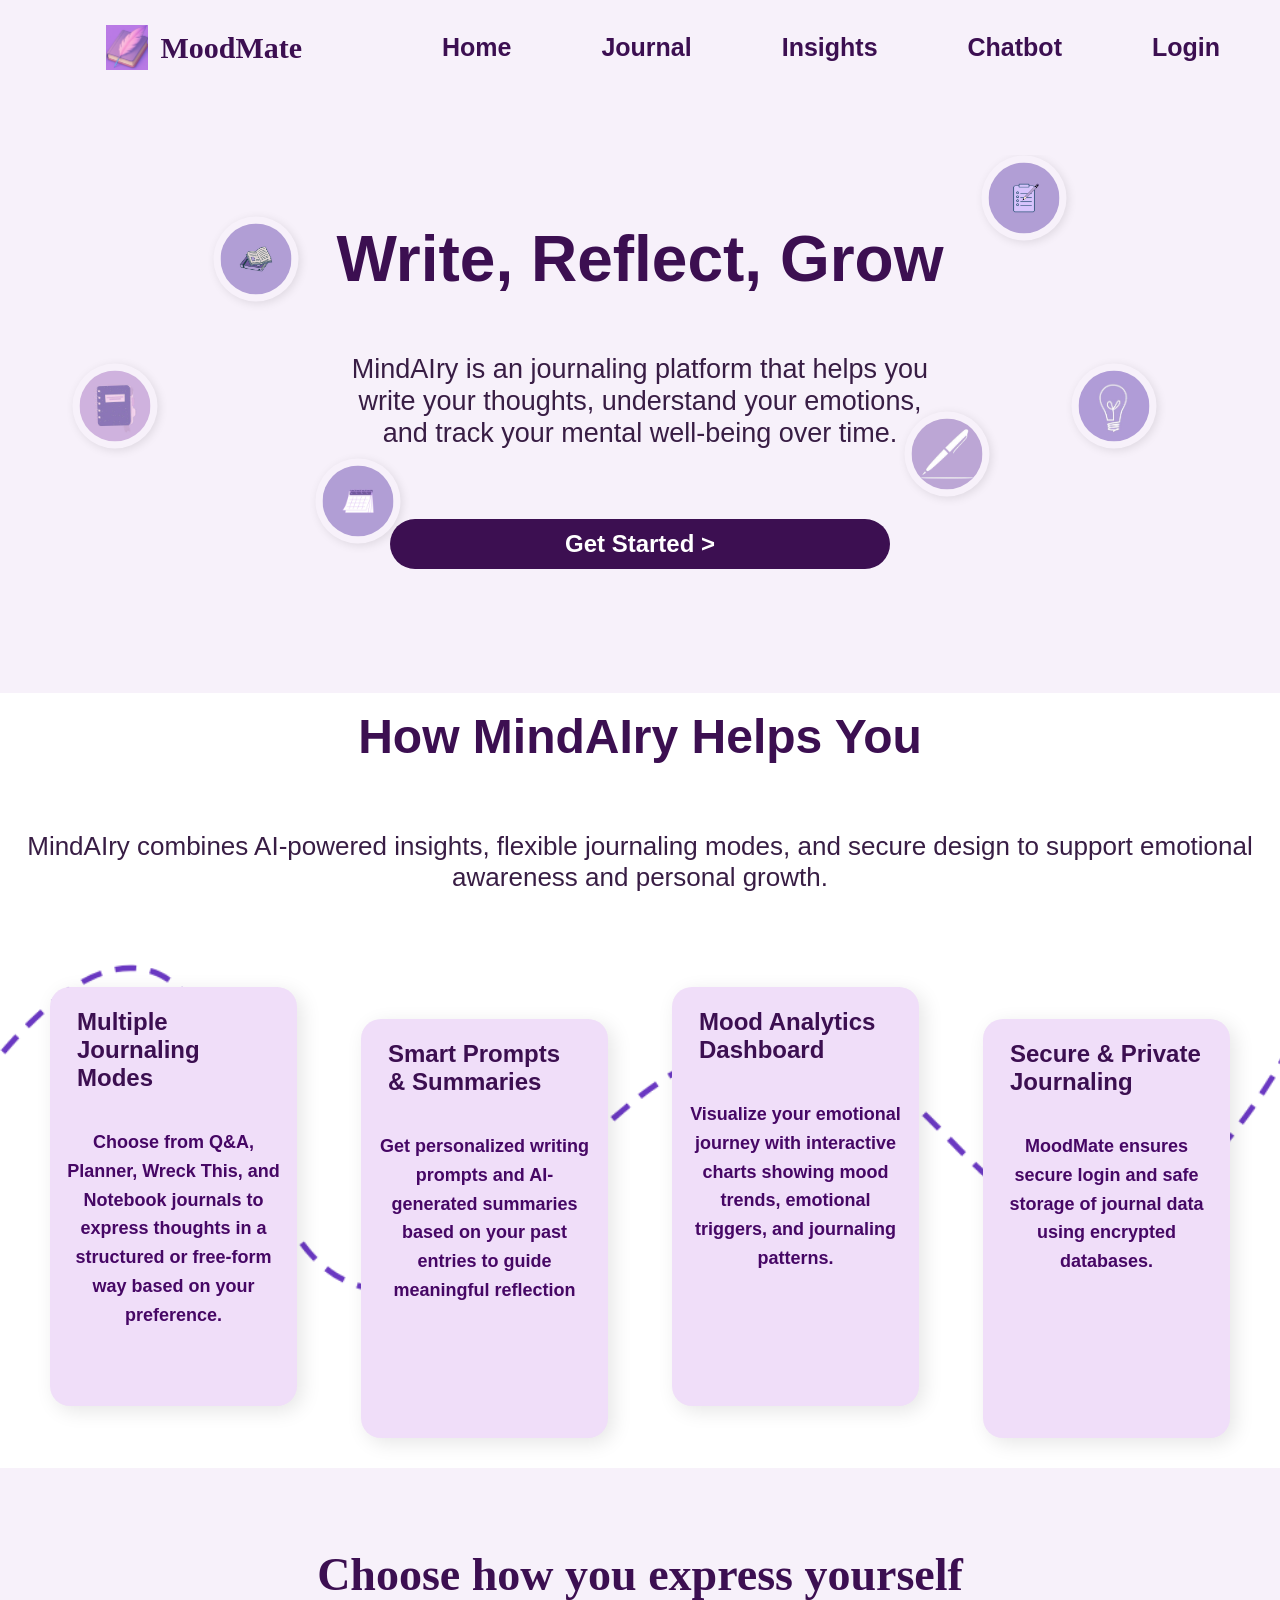
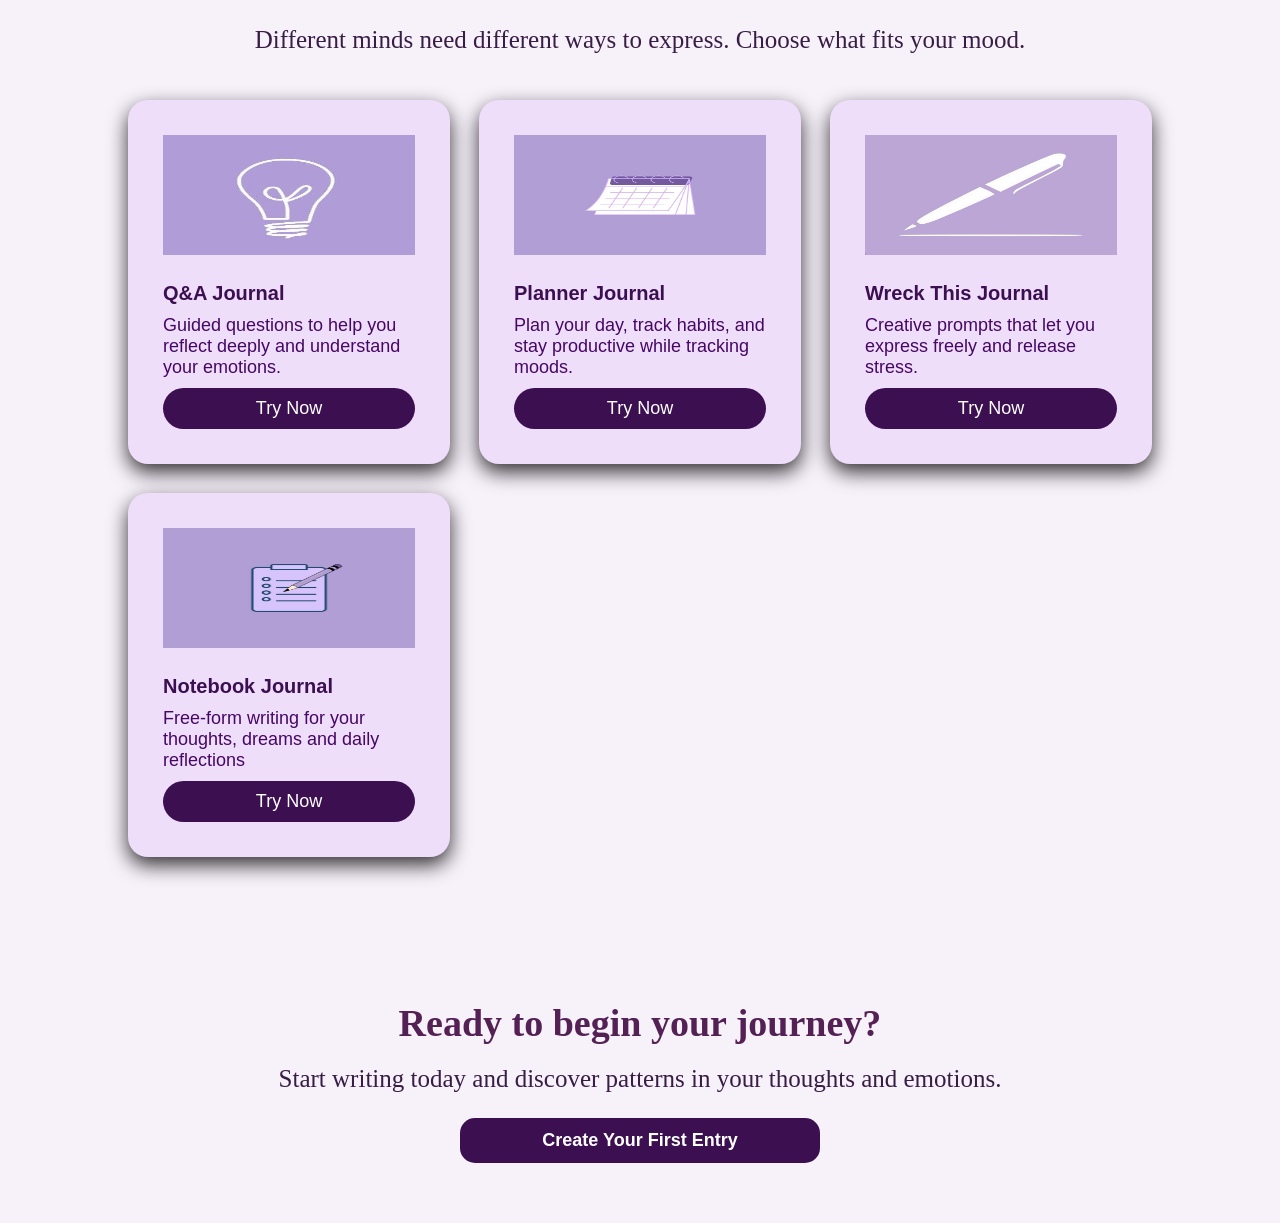
<file: index.html>
<!DOCTYPE html>
<html lang="en">
<head>
    <meta charset="UTF-8">
    <meta name="viewport" content="width=device-width, initial-scale=1.0">
    <title>MindAIry</title>
    <link rel="stylesheet" href="style.css">
</head>
<body>
    <nav>
        <ul >
            <li class="logo"><a href="#"><img src="journaling logo.png" alt="Logo"><span>MoodMate</span></a></li>
            <li><a href="index.html">Home</a></li>
            <li><a href="journal.html">Journal</a></li>
            <li><a href="insights.html">Insights</a></li>
            <li><a href="chatbot.html">Chatbot</a></li>
            <li id="auth-li"></li>
        </ul>
    </nav>
    <div class="box">
          <img src="book logooo.jpg" alt="book">
          <img src="pen.jpg" alt="pen">
          <img src="notesss.jpg" alt="notes">
          <img src="calendar.jpg" alt="calendar">
          <img src="diary.jpg" alt="diary">
          <img src="bulb.jpg" alt="bulb">
          <h1 >Write, Reflect, Grow</h1>
          <p >MindAIry is an journaling platform that helps you write your thoughts, understand your emotions, and track your mental well-being over time.</p>
          <div class="hero-button">
              <button class="btn">Get Started &gt;</button>
          </div>
    </div>
    <section class="features">
    <div class="box1">
      <h2>How MindAIry Helps You</h2>
        <p >MindAIry combines AI-powered insights, flexible journaling modes, and secure design to support emotional awareness and personal growth.</p>
        <div class="card-grid">
          <div class="card">
              <span>Multiple Journaling Modes</span>
              <p>Choose from Q&A, Planner, Wreck This, and Notebook journals to express thoughts in a structured or free-form way based on your preference.</p>
          </div>
          <div class="card">
              <span>Smart Prompts & Summaries</span>
              <p>Get personalized writing prompts and AI-generated summaries based on your past entries to guide meaningful reflection</p>
          </div>
          <div class="card">
              <span>Mood Analytics Dashboard</span>
              <p>Visualize your emotional journey with interactive charts showing mood trends, emotional triggers, and journaling patterns.</p>
          </div>
          <div class="card">
              <span>Secure & Private Journaling</span>
              <p>MoodMate ensures secure login and safe storage of journal data using encrypted databases.</p>
          </div>
        </div>
    </div>
    </section>
    <section class="journal-types">
  <h2>Choose how you express yourself</h2>
  <p class="subtitle">
    Different minds need different ways to express. Choose what fits your mood.
  </p>
  <div class="journal-grid">
    <div class="journal-card">
        <div class="icon"><img src="bulb.jpg" alt="Logo"></div>
      <h3>Q&A Journal</h3>
      <p>Guided questions to help you reflect deeply and understand your emotions.</p>
      <button class="try-btn">Try Now</button>
    </div>
    <div class="journal-card">
        <div class="icon"><img src="calendar.jpg" alt="Logo"></div>
      <h3> Planner Journal</h3>
      <p>Plan your day, track habits, and stay productive while tracking moods.</p>
      <button class="try-btn">Try Now</button>
    </div>
    <div class="journal-card">
        <div class="icon"><img src="pen.jpg" alt="Logo"></div>
      <h3> Wreck This Journal</h3>
      <p>Creative prompts that let you express freely and release stress.</p>
      <button class="try-btn">Try Now</button>
    </div>
    <div class="journal-card">
        <div class="icon"><img src="notesss.jpg" alt="Logo"></div>
      <h3> Notebook Journal</h3>
      <p>Free-form writing for your thoughts, dreams and daily reflections</p>
      <button class="try-btn">Try Now</button>
    </div>
  </div>
</section>
<section class="ready">
    <h2>Ready to begin your journey?</h2>
    <p>Start writing today and discover patterns in your thoughts and emotions.</p>
    <button class="create">Create Your First Entry</button>
</section>
<script src="auth.js"></script>
<script src="script.js"></script>
</body>
</html>
</file>
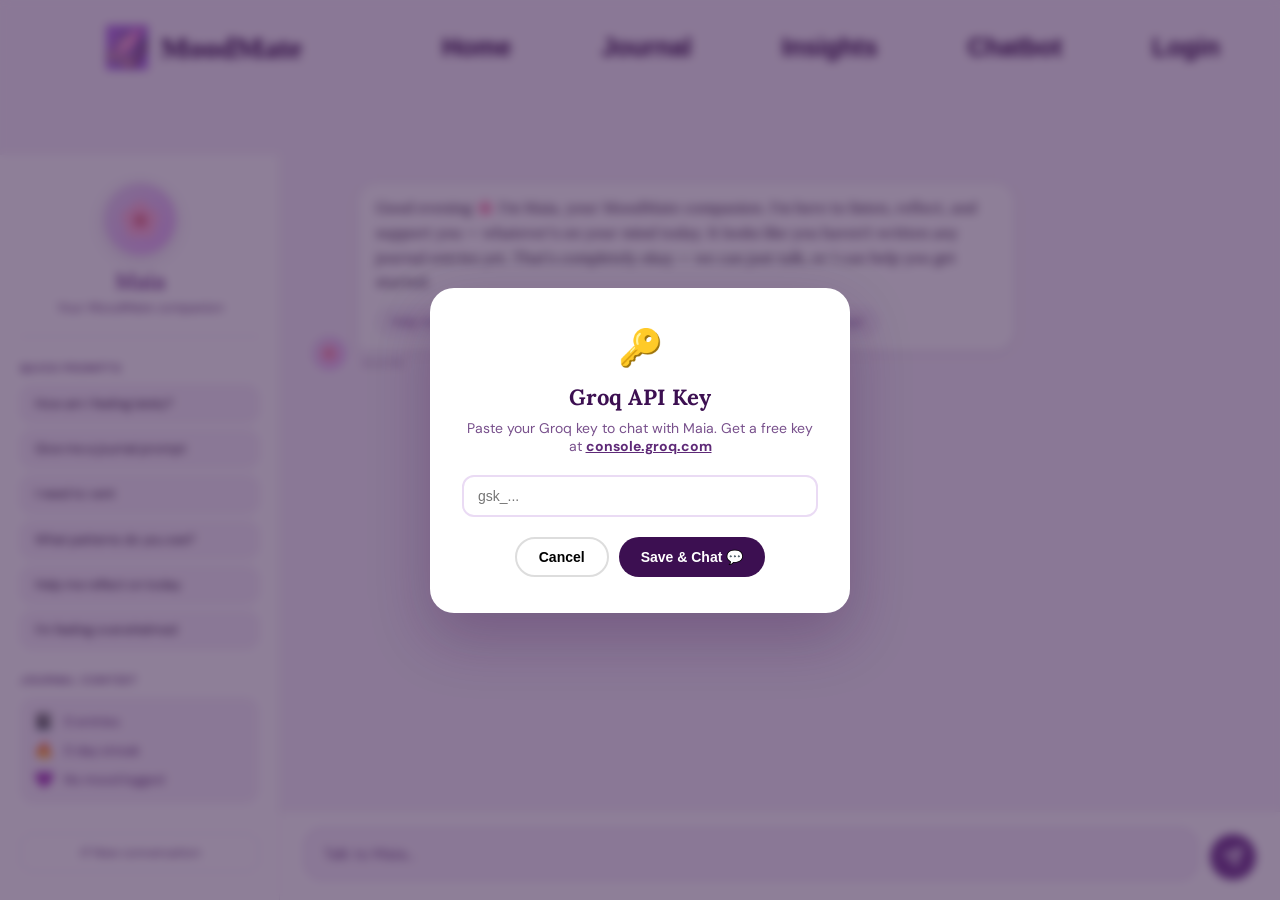
<file: chatbot.html>
<!DOCTYPE html>
<html lang="en">
<head>
  <meta charset="UTF-8" />
  <title>Chat – mindAIry</title>
  <link rel="preconnect" href="https://fonts.googleapis.com">
  <link href="https://fonts.googleapis.com/css2?family=Lora:ital,wght@0,400;0,600;1,400&family=DM+Sans:wght@300;400;500;600&display=swap" rel="stylesheet">
  <link rel="stylesheet" href="chatbot.css" />
</head>
<body>
 
<header>
  <nav>
    <ul>
      <li class="logo">
        <a href="#">
          <img src="journaling logo.png" alt="Logo">
          <span>MoodMate</span>
        </a>
      </li>
      <li><a href="index.html">Home</a></li>
      <li><a href="journal.html">Journal</a></li>
      <li><a href="insights.html">Insights</a></li>
      <li><a href="chatbot.html">Chatbot</a></li>
      <li id="auth-li"></li>
    </ul>
  </nav>
</header>
 
<div class="chat-layout">
 
  <!-- SIDEBAR -->
  <aside class="chat-sidebar">
    <div class="sidebar-top">
      <div class="bot-avatar">🌸</div>
      <h2 class="bot-name">Maia</h2>
      <p class="bot-tagline">Your MoodMate companion</p>
    </div>
 
    <div class="sidebar-section">
      <p class="sidebar-label">Quick prompts</p>
      <div class="quick-btns" id="quickBtns">
        <button class="quick-btn">How am I feeling lately?</button>
        <button class="quick-btn">Give me a journal prompt</button>
        <button class="quick-btn">I need to vent</button>
        <button class="quick-btn">What patterns do you see?</button>
        <button class="quick-btn">Help me reflect on today</button>
        <button class="quick-btn">I'm feeling overwhelmed</button>
      </div>
    </div>
 
    <div class="sidebar-section">
      <p class="sidebar-label">Journal context</p>
      <div class="context-info" id="contextInfo">
        <div class="context-stat">
          <span class="cs-icon">📓</span>
          <span class="cs-text" id="ctxEntries">0 entries</span>
        </div>
        <div class="context-stat">
          <span class="cs-icon">🔥</span>
          <span class="cs-text" id="ctxStreak">0 day streak</span>
        </div>
        <div class="context-stat">
          <span class="cs-icon">💜</span>
          <span class="cs-text" id="ctxMood">No mood logged</span>
        </div>
      </div>
    </div>
 
    <button class="clear-btn" id="clearChat">↺ New conversation</button>
  </aside>
 
  <!-- MAIN CHAT -->
  <main class="chat-main">
 
    <!-- Messages -->
    <div class="messages" id="messages">
      <!-- Populated by JS -->
    </div>
 
    <!-- Typing indicator -->
    <div class="typing-indicator" id="typingIndicator">
      <div class="typing-avatar">🌸</div>
      <div class="typing-dots">
        <span></span><span></span><span></span>
      </div>
    </div>
 
    <!-- Input -->
    <div class="chat-input-wrap">
      <textarea
        id="chatInput"
        placeholder="Talk to Maia…"
        rows="1"
        maxlength="2000"
      ></textarea>
      <button id="sendBtn" title="Send">
        <svg width="20" height="20" viewBox="0 0 24 24" fill="none" stroke="currentColor" stroke-width="2.5" stroke-linecap="round" stroke-linejoin="round">
          <line x1="22" y1="2" x2="11" y2="13"></line>
          <polygon points="22 2 15 22 11 13 2 9 22 2"></polygon>
        </svg>
      </button>
    </div>
 
  </main>
</div>
</div>
 
<!-- GROQ KEY MODAL -->
<div id="chat-key-modal" style="display:none;position:fixed;inset:0;z-index:9999;align-items:center;justify-content:center;background:rgba(30,0,50,0.5);backdrop-filter:blur(5px)">
  <div style="background:white;border-radius:24px;padding:36px 32px;max-width:420px;width:90%;box-shadow:0 24px 60px rgba(60,15,81,0.28);text-align:center;animation:authPop 0.28s ease both">
    <div style="font-size:36px;margin-bottom:12px">🔑</div>
    <h2 style="font-family:'Lora',serif;font-size:22px;color:rgb(60,15,81);margin-bottom:8px">Groq API Key</h2>
    <p style="font-size:14px;color:rgb(120,80,140);margin-bottom:20px">Paste your Groq key to chat with Maia. Get a free key at <a href="https://console.groq.com" target="_blank" style="color:rgb(94,41,119);font-weight:700">console.groq.com</a></p>
    <input type="password" id="chat-key-input" placeholder="gsk_..." style="width:100%;padding:11px 14px;border-radius:12px;border:2px solid rgb(234,219,244);font-size:14px;outline:none;box-sizing:border-box;margin-bottom:8px"/>
    <div style="display:flex;gap:10px;justify-content:center;margin-top:12px">
      <button id="chat-key-cancel" style="padding:10px 22px;border-radius:50px;border:2px solid #ddd;background:transparent;font-size:14px;font-weight:600;cursor:pointer">Cancel</button>
      <button id="chat-key-save" style="padding:10px 22px;border-radius:50px;border:none;background:rgb(60,15,81);color:white;font-size:14px;font-weight:600;cursor:pointer">Save & Chat 💬</button>
    </div>
  </div>
</div>
 
<script src="auth.js"></script>
<script src="chatbot.js"></script>
</body>
</html>
</file>
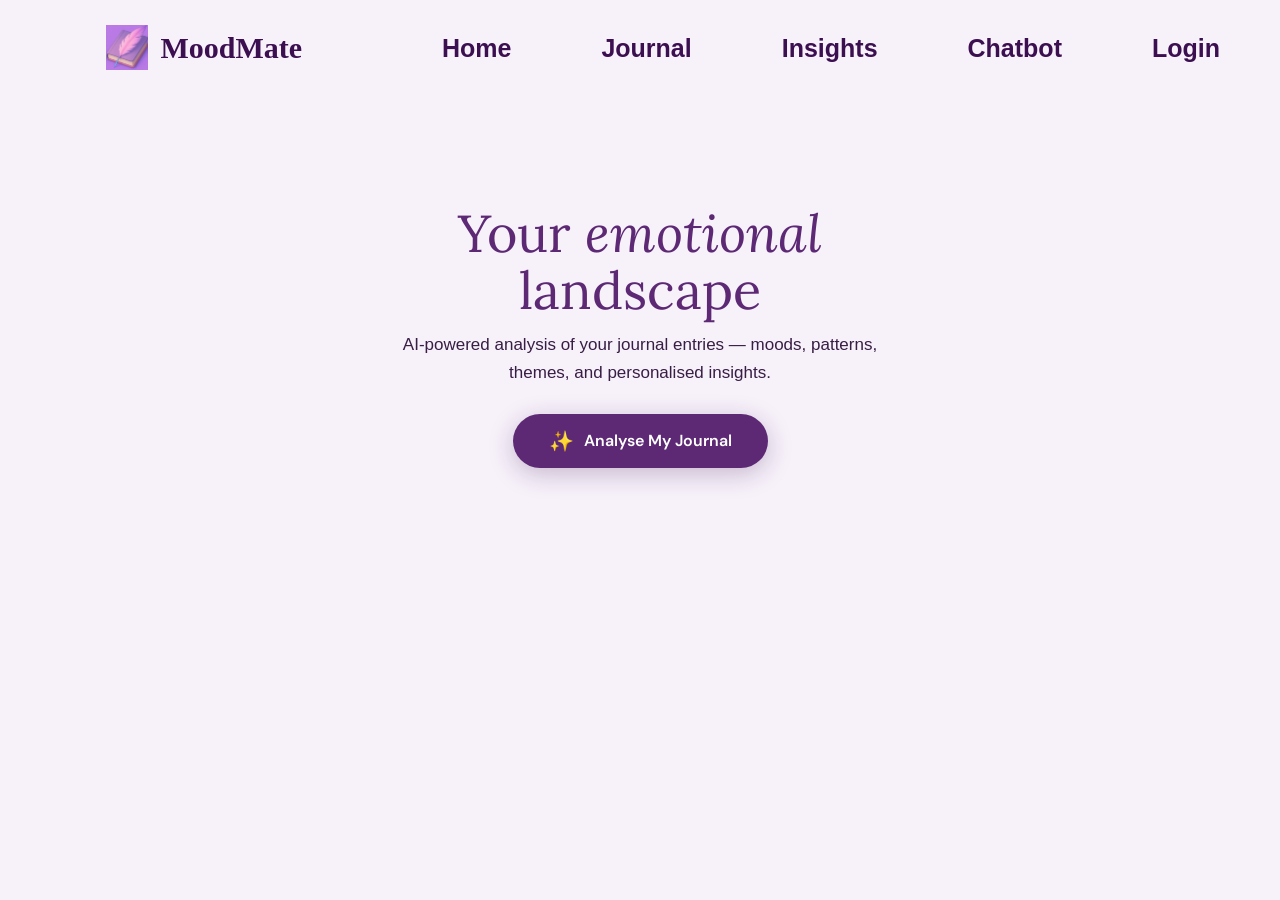
<file: insights.html>
<!DOCTYPE html>
<html lang="en">
<head>
  <meta charset="UTF-8" />
  <title>Insights – mindAIry</title>
  <link rel="preconnect" href="https://fonts.googleapis.com">
  <link href="https://fonts.googleapis.com/css2?family=Lora:ital,wght@0,400;0,600;1,400&family=DM+Sans:wght@300;400;500;600&display=swap" rel="stylesheet">
  <link rel="stylesheet" href="insights.css" />
</head>
<body>

<header>
  <nav>
    <ul>
      <li class="logo">
        <a href="#">
          <img src="journaling logo.png" alt="Logo">
          <span>MoodMate</span>
        </a>
      </li>
      <li><a href="index.html">Home</a></li>
      <li><a href="journal.html">Journal</a></li>
      <li><a href="insights.html">Insights</a></li>
      <li><a href="chatbot.html">Chatbot</a></li>
      <li id="auth-li"></li>
    </ul>
  </nav>
</header>

<div class="page">

  <div class="hero">
    <h1>Your <em>emotional</em><br>landscape</h1>
    <p>AI-powered analysis of your journal entries — moods, patterns, themes, and personalised insights.</p>
    <button id="analyseBtn"><span class="btn-icon">✨</span> Analyse My Journal</button>
  </div>

  <div class="no-data" id="noData">
    <span class="big-emoji">📓</span>
    <strong>No journal entries found.</strong><br>
    Head to the Journal page and write a few entries first — then come back here for your insights.
  </div>

  <div id="loadingState">
    <div class="loading-orb"></div>
    <p>Reading your entries and finding patterns…</p>
  </div>

  <div id="dashboard">

    <div class="stats-row" id="statsRow"></div>

    <div class="two-col">
      <div class="insight-card">
        <p class="section-title">📊 Mood Trends</p>
        <div class="mood-chart" id="moodChart"></div>
      </div>
      <div class="insight-card">
        <p class="section-title">🌿 Emotional Themes</p>
        <div class="themes-wrap" id="themesWrap"></div>
      </div>
    </div>

    <div class="two-col">
      <div class="insight-card purple full" id="aiMessageCard">
        <div class="ai-label">✦ MoodMate says</div>
        <p class="ai-message" id="aiMessage">…</p>
      </div>
    </div>

    <div class="two-col">
      <div class="insight-card full">
        <p class="section-title">💡 Suggestions for You</p>
        <ul class="suggestions-list" id="suggestionsList"></ul>
      </div>
    </div>

    <div class="insight-card" style="margin-top:0">
      <p class="section-title">🌱 Writing Consistency</p>
      <div class="github-grid-wrap">
        <div class="github-grid" id="githubGrid"></div>
        <div class="github-legend">
          <span>Less</span>
          <span class="gl-box gl-0"></span>
          <span class="gl-box gl-1"></span>
          <span class="gl-box gl-2"></span>
          <span class="gl-box gl-3"></span>
          <span>More</span>
        </div>
      </div>
    </div>

    <button id="refreshBtn">↻ Re-analyse</button>

  </div>
</div>

<script src="auth.js"></script>
<script src="insights.js"></script>
</body>
</html>
</file>
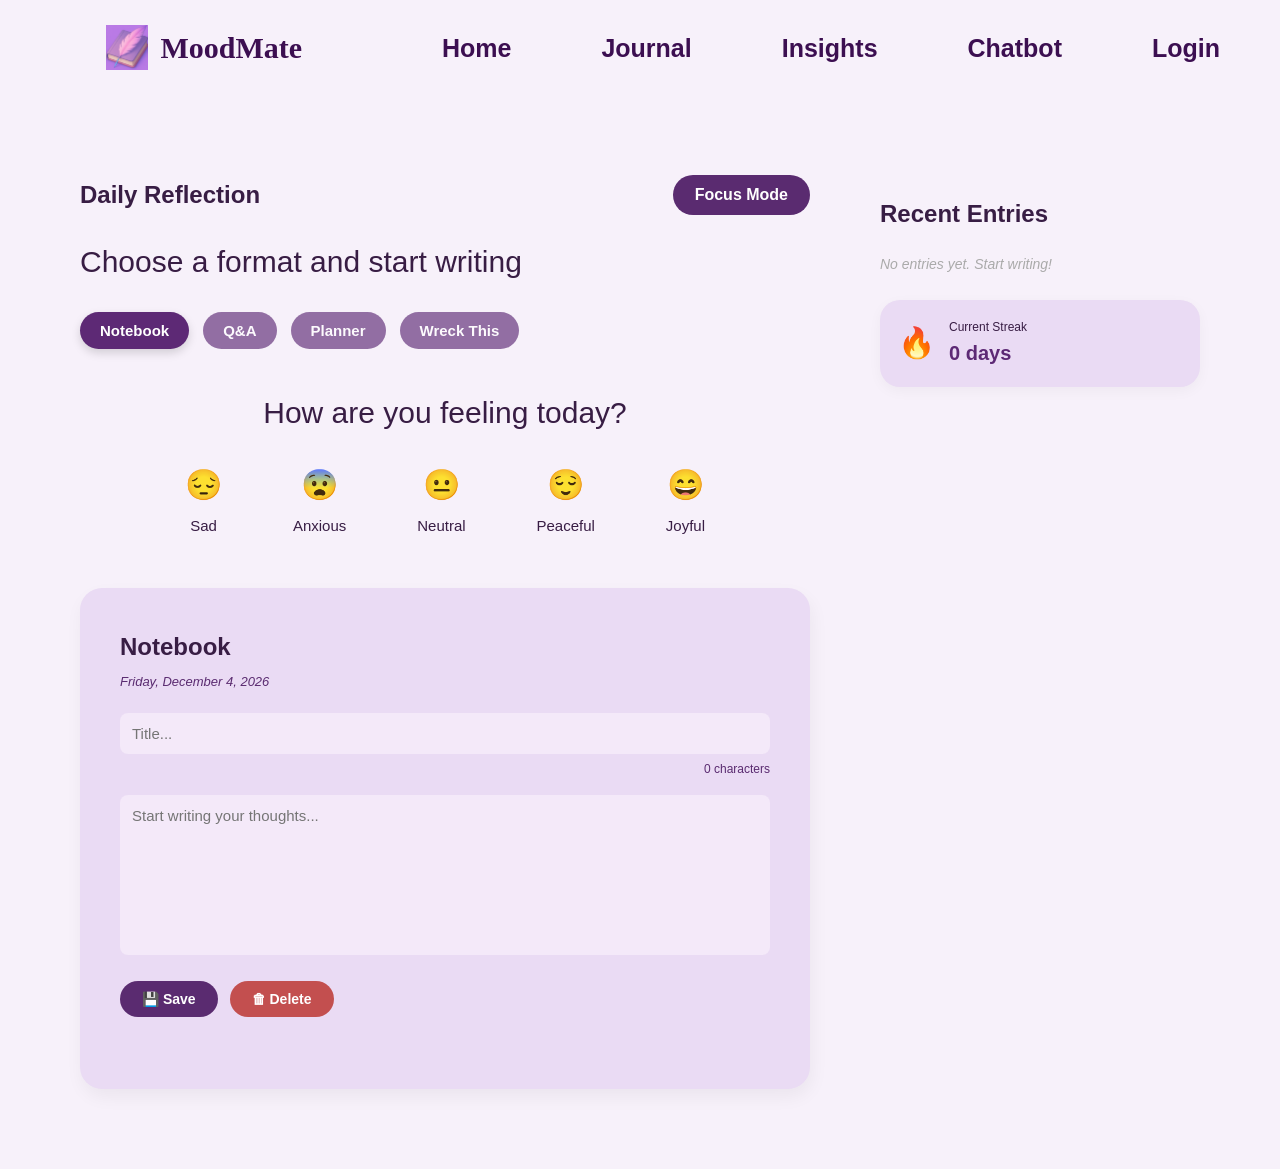
<file: journal.html>
<!DOCTYPE html>
<html lang="en">
<head>
  <meta charset="UTF-8" />
  <title>Daily Reflection – mindAIry</title>
  <link rel="stylesheet" href="journal.css" />
</head>
<body>

<header>
  <nav>
    <ul>
      <li class="logo">
        <a href="#">
          <img src="journaling logo.png" alt="Logo">
          <span>MoodMate</span>
        </a>
      </li>
      <li><a href="index.html">Home</a></li>
      <li><a href="journal.html">Journal</a></li>
      <li><a href="insights.html">Insights</a></li>
      <li><a href="chatbot.html">Chatbot</a></li>
      <li id="auth-li"></li>
    </ul>
  </nav>
</header>

<div class="page-container">
  <main class="layout">

    <!-- LEFT SECTION -->
    <section class="left">

      <div class="journal-top">
        <h1>Daily Reflection</h1>
        <button id="focusMode">Focus Mode</button>
      </div>

      <p class="subtitle">Choose a format and start writing</p>

      <!-- Journal Type Buttons -->
      <div class="journal-types">
        <button class="active" data-type="notebook">Notebook</button>
        <button data-type="qa">Q&amp;A</button>
        <button data-type="planner">Planner</button>
        <button data-type="wreck">Wreck This</button>
      </div>

      <!-- Mood Section -->
      <div class="mood-section">
        <p class="mood-title">How are you feeling today?</p>
        <div class="moods">
          <div class="mood" data-mood="Sad">😔<span>Sad</span></div>
          <div class="mood" data-mood="Anxious">😨<span>Anxious</span></div>
          <div class="mood" data-mood="Neutral">😐<span>Neutral</span></div>
          <div class="mood" data-mood="Peaceful">😌<span>Peaceful</span></div>
          <div class="mood" data-mood="Joyful">😄<span>Joyful</span></div>
        </div>
      </div>

      <!-- NOTEBOOK EDITOR -->
      <div class="editor" id="notebook-editor">
        <h2>Notebook</h2>
        <div class="entry-meta" id="notebook-date"></div>
        <input type="text" id="entry-title" placeholder="Title..." />
        <div class="char-count"><span id="char-count">0</span> characters</div>
        <textarea id="entry-content" placeholder="Start writing your thoughts..."></textarea>
        <div class="editor-actions">
          <button id="save-notebook">💾 Save</button>
          <button id="delete-notebook" class="btn-danger">🗑 Delete</button>
        </div>
        <p id="notebook-msg" class="save-msg"></p>
      </div>

      <!-- Q&A EDITOR -->
      <div class="editor hidden" id="qa-editor">
        <h2>Guided Reflection</h2>
        <div class="entry-meta" id="qa-date"></div>
        <input type="text" id="qa-title" placeholder="Give your entry a title..." />
        <div id="questions-container">
          <!-- all questions injected by JS so they're all deletable -->
        </div>
        <button id="add-question-btn" class="add-question">+ Add Question</button>
        <div class="editor-actions">
          <button id="save-qa">💾 Save Entry</button>
        </div>
        <p id="qa-msg" class="save-msg"></p>
      </div>

      <!-- PLANNER EDITOR -->
      <div class="editor hidden" id="planner-editor">
        <h2>Planner</h2>
        <div class="planner-tabs">
          <button class="planner-tab active" data-plan="daily">Daily</button>
          <button class="planner-tab" data-plan="weekly">Weekly</button>
          <button class="planner-tab" data-plan="monthly">Monthly</button>
        </div>

        <!-- DAILY -->
        <div class="planner-section" id="daily-section">
          <div class="planner-date" id="daily-date-label"></div>
          <h3>📝 Today's Tasks</h3>
          <div id="daily-tasks"></div>
          <button class="add-btn" id="add-daily-task">+ Add Task</button>
          <h3>🎯 Goals for Today</h3>
          <div id="daily-goals"></div>
          <button class="add-btn" id="add-daily-goal">+ Add Goal</button>
          <h3>💭 Reflection</h3>
          <textarea id="daily-reflection" placeholder="How do you feel about today's plan?"></textarea>
          <div class="editor-actions">
            <button id="save-daily">💾 Save Daily Plan</button>
            <button id="clear-daily" class="btn-danger">🗑 Clear</button>
          </div>
          <p id="daily-msg" class="save-msg"></p>
        </div>

        <!-- WEEKLY -->
        <div class="planner-section hidden" id="weekly-section">
          <div class="planner-date" id="weekly-date-label"></div>
          <div class="week-grid" id="week-grid"></div>
          <h3>🎯 Weekly Goals</h3>
          <div id="weekly-goals"></div>
          <button class="add-btn" id="add-weekly-goal">+ Add Goal</button>
          <div class="editor-actions">
            <button id="save-weekly">💾 Save Weekly Plan</button>
            <button id="clear-weekly" class="btn-danger">🗑 Clear</button>
          </div>
          <p id="weekly-msg" class="save-msg"></p>
        </div>

        <!-- MONTHLY -->
        <div class="planner-section hidden" id="monthly-section">
          <div class="planner-date" id="monthly-date-label"></div>
          <div class="month-calendar" id="month-calendar"></div>
          <h3>🎯 Monthly Goals</h3>
          <div id="monthly-goals"></div>
          <button class="add-btn" id="add-monthly-goal">+ Add Goal</button>
          <div class="editor-actions">
            <button id="save-monthly">💾 Save Monthly Plan</button>
            <button id="clear-monthly" class="btn-danger">🗑 Clear</button>
          </div>
          <p id="monthly-msg" class="save-msg"></p>
        </div>
      </div>

      <!-- WRECK THIS EDITOR -->
      <div class="editor hidden" id="wreck-editor">
        <h2>Wreck This Journal</h2>
        <p class="wreck-intro">A space to release, destroy, and let go. No rules — just feel.</p>
        <div class="wreck-buttons">
          <button data-activity="color-activity"> Mandala Coloring</button>
          <button data-activity="braindump-activity">Brain Dump</button>
          <button data-activity="startBubbles"> Pop your Worries</button>
          <button data-activity="burn-activity"> Burn Your Thoughts</button>
          <button data-activity="break-activity"> Break the Wall</button>
          <button data-activity="breath-activity"> Breathing Exercise</button>
          <button data-activity="unsend-activity"> Unsend It</button>
        </div>

        <div id="activity-container">

          <!-- POP YOUR WORRIES -->
          <div class="wreck-activity hidden" id="startBubbles">
            <h3>Pop Your Worries</h3>
            <input type="text" id="worryInput" placeholder="Type your worry">
            <button id="addWorry">Add Worry</button>
            <ul id="worryList"></ul>
            <button id="createBubbles"> Start Popping</button>
            <div id="bubbleArea">
              <canvas id="bubbleCanvas"></canvas>
            </div>
            <p id="popMessage"></p>
          </div>

          <!-- COLOR -->
          <div class="wreck-activity hidden" id="color-activity">
            <h3>Mandala Coloring</h3>
            <div class="color-controls">
              <label>Pick a color:</label>
              <input type="color" id="colorPicker">
              <button id="newMandala">New Mandala</button>
            </div>
            <div class="mandala-container">
              <svg id="mandalaCanvas" viewBox="0 0 400 400" xmlns="http://www.w3.org/2000/svg"></svg>
            </div>
            <p class="mandala-hint">Click any shape to fill it with your chosen color</p>
          </div>

          <!-- BRAIN DUMP -->
          <div class="wreck-activity hidden" id="braindump-activity">
            <h3>Brain Dump</h3>
            <p>Write everything in your mind for 60 seconds.</p>
            <div class="timer-container">
              <svg width="120" height="120">
                <circle cx="60" cy="60" r="50" class="timer-bg"></circle>
                <circle cx="60" cy="60" r="50" class="timer-progress" id="timerCircle"></circle>
              </svg>
              <div id="timerText">60</div>
            </div>
            <textarea id="brainText" placeholder="Start typing your thoughts..."></textarea>
            <button id="startDump">Start</button>
            <button id="clearDump">Clear</button>
            <p id="brainMessage"></p>
          </div>

          <!-- BURN -->
          <div class="wreck-activity hidden" id="burn-activity">
            <h3>Burn Your Thoughts </h3>
            <p class="activity-hint">Write it down, then click the paper to burn it.</p>
            <input type="text" id="burnInput" placeholder="Write a negative thought...">
            <button id="burnBtn"> Create Paper</button>
            <div id="burnArea">
              <div id="burnPaperWrap" class="hidden">
                <canvas id="burnCanvas" width="340" height="220"></canvas>
                <div id="burnPaperText"></div>
              </div>
            </div>
          </div>

          <!-- BREAK -->
          <div class="wreck-activity hidden" id="break-activity">
            <h3>Break the Stress Wall</h3>

            <!-- STEP 1: Input screen -->
            <div id="wall-input-screen">
              <p class="activity-hint">What's weighing on you? Add up to 8 stressors — each one becomes a brick you'll smash.</p>
              <div id="stressor-inputs">
                <div class="stressor-row">
                  <input type="text" class="stressor-input" placeholder="e.g. exam deadline…" maxlength="22">
                </div>
              </div>
              <button id="add-stressor-btn">+ Add another</button>
              <div class="wall-input-actions">
                <button id="build-wall-btn"> Build My Wall</button>
              </div>
            </div>

            <!-- STEP 2: Wall canvas -->
            <div id="wall-canvas-screen" class="hidden">
              <p id="wall-instruction" class="activity-hint">Click each brick 3 times to smash it. Let it go.</p>
              <div id="wallWrap">
                <canvas id="wallCanvas"></canvas>
              </div>
              <div class="wall-controls">
                <button id="resetWall"> New Wall</button>
                <span id="wallProgress" class="wall-progress"></span>
              </div>
            </div>
          </div>

          <!-- BREATHING -->
          <div class="wreck-activity hidden" id="breath-activity">
            <h3>Breathing Exercise</h3>
            <p id="breathText">Inhale</p>
            <div id="breath-circle"></div>
          </div>

          <!-- UNSEND IT -->
          <div class="wreck-activity hidden" id="unsend-activity">
            <h3>Unsend It </h3>
            <p class="unsend-desc">Write the letter you never sent. Then tear it apart.</p>
            <input type="text" id="unsend-to" placeholder="To: (a person, a feeling, a version of yourself…)" />
            <textarea id="unsend-body" placeholder="Dear ___,&#10;&#10;Everything I never said…"></textarea>
            <div class="editor-actions">
              <button id="unsend-rip-btn"> Rip It Up</button>
              <button id="unsend-clear-btn" class="btn-danger">🗑 Clear</button>
            </div>
            <div id="unsend-shreds"></div>
            <p id="unsend-msg" class="save-msg"></p>
          </div>

        </div>
      </div>
    </section>

    <!-- RIGHT SECTION – Recent Entries -->
    <aside class="right">
      <h2>Recent Entries</h2>
      <div id="recent-entries-list">
        <p class="no-entries-msg">No entries yet. Start writing!</p>
      </div>

      <!-- Streak tracker -->
      <div class="streak-box">
        <span class="streak-icon">🔥</span>
        <div>
          <p class="streak-label">Current Streak</p>
          <p class="streak-count"><span id="streak-count">0</span> days</p>
        </div>
      </div>
    </aside>

  </main>
</div>

<script src="auth.js"></script>
<script src="journal.js"></script>
</body>
</html>
</file>
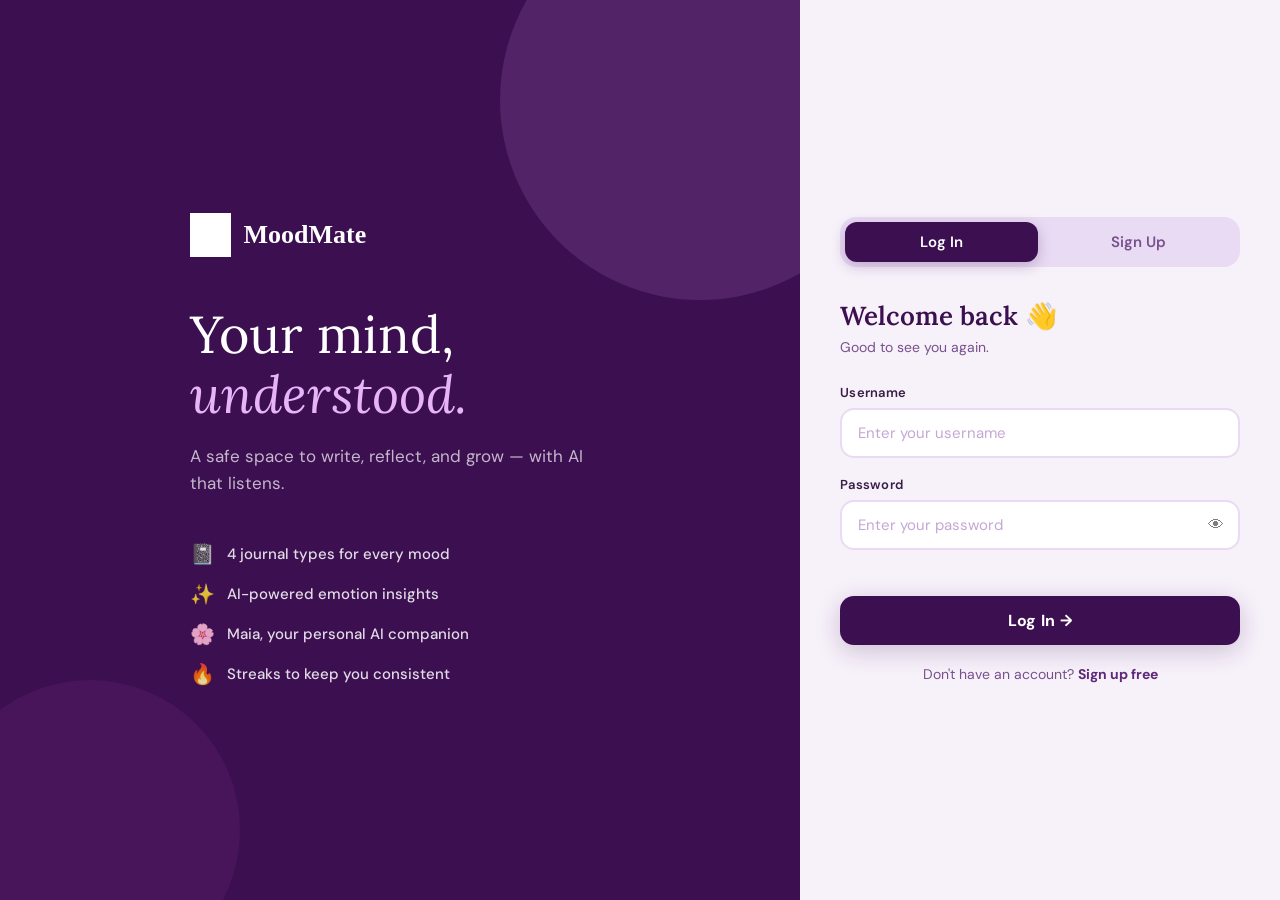
<file: login.html>
<!DOCTYPE html>
<html lang="en">
<head>
  <meta charset="UTF-8" />
  <title>Login – mindAIry</title>
  <link rel="preconnect" href="https://fonts.googleapis.com">
  <link href="https://fonts.googleapis.com/css2?family=Lora:ital,wght@0,400;0,600;1,400&family=DM+Sans:wght@300;400;500;600&display=swap" rel="stylesheet">
  <link rel="stylesheet" href="login.css" />
</head>
<body>

  <div class="split-layout">

    <!-- LEFT PANEL -->
    <div class="left-panel">
      <div class="left-inner">
        <div class="brand">
          <img src="journaling logo.png" alt="mindAIry logo" class="brand-logo">
          <span class="brand-name">MoodMate</span>
        </div>
        <h1 class="left-headline">Your mind,<br><em>understood.</em></h1>
        <p class="left-sub">A safe space to write, reflect, and grow — with AI that listens.</p>
        <div class="feature-list">
          <div class="feature-item"><span class="fi-icon">📓</span> 4 journal types for every mood</div>
          <div class="feature-item"><span class="fi-icon">✨</span> AI-powered emotion insights</div>
          <div class="feature-item"><span class="fi-icon">🌸</span> Maia, your personal AI companion</div>
          <div class="feature-item"><span class="fi-icon">🔥</span> Streaks to keep you consistent</div>
        </div>
      </div>
      <!-- decorative blobs -->
      <div class="blob blob-1"></div>
      <div class="blob blob-2"></div>
    </div>

    <!-- RIGHT PANEL -->
    <div class="right-panel">
      <div class="form-card">

        <!-- TABS -->
        <div class="tabs">
          <button class="tab active" id="loginTab">Log In</button>
          <button class="tab" id="signupTab">Sign Up</button>
        </div>

        <!-- LOGIN FORM -->
        <div class="form-section" id="loginForm">
          <h2 class="form-title">Welcome back 👋</h2>
          <p class="form-sub">Good to see you again.</p>

          <div class="field">
            <label>Username</label>
            <input type="text" id="loginUsername" placeholder="Enter your username" autocomplete="username" />
          </div>
          <div class="field">
            <label>Password</label>
            <div class="password-wrap">
              <input type="password" id="loginPassword" placeholder="Enter your password" autocomplete="current-password" />
              <button class="eye-btn" data-target="loginPassword">👁</button>
            </div>
          </div>

          <p class="form-error" id="loginError"></p>
          <button class="submit-btn" id="loginBtn">Log In →</button>

          <p class="form-switch">Don't have an account? <a href="#" id="goSignup">Sign up free</a></p>
        </div>

        <!-- SIGNUP FORM -->
        <div class="form-section hidden" id="signupForm">
          <h2 class="form-title">Create account ✨</h2>
          <p class="form-sub">Start your journaling journey.</p>

          <div class="field">
            <label>Full Name</label>
            <input type="text" id="signupName" placeholder="What should we call you?" />
          </div>
          <div class="field">
            <label>Username</label>
            <input type="text" id="signupUsername" placeholder="Choose a username" autocomplete="username" />
          </div>
          <div class="field">
            <label>Password</label>
            <div class="password-wrap">
              <input type="password" id="signupPassword" placeholder="Create a password" autocomplete="new-password" />
              <button class="eye-btn" data-target="signupPassword">👁</button>
            </div>
            <div class="password-strength" id="strengthBar">
              <div class="strength-fill" id="strengthFill"></div>
            </div>
            <p class="strength-label" id="strengthLabel"></p>
          </div>
          <div class="field">
            <label>Confirm Password</label>
            <div class="password-wrap">
              <input type="password" id="signupConfirm" placeholder="Repeat your password" autocomplete="new-password" />
              <button class="eye-btn" data-target="signupConfirm">👁</button>
            </div>
          </div>

          <p class="form-error" id="signupError"></p>
          <button class="submit-btn" id="signupBtn">Create Account →</button>

          <p class="form-switch">Already have an account? <a href="#" id="goLogin">Log in</a></p>
        </div>

      </div>
    </div>

  </div>

<script src="login.js"></script>
</body>
</html>
</file>
<file: style.css>
*{
    padding:0;
    margin:0;
    box-sizing:border-box;
}
body{
    min-height:100vh;
    background-color: rgb(247, 241, 250);
    font-family:Verdana, Geneva, Tahoma, sans-serif;

}
nav{
   margin-bottom: 60px;
}
nav ul{
    width: 100%;
    list-style: none;
    display: flex;
    justify-content: flex-end;
    align-items: center;
    
   
}
.logo a {
    display: flex;
    align-items: center;
    gap: 12px;
    
}
.logo img{
    height: 45px;
    width: auto;
    display: block;
}
nav li{
    height: 95px;
    padding-right: 30px;
    font-size: 25px;
    font-family: 'Trebuchet MS', 'Lucida Sans Unicode', 'Lucida Grande', 'Lucida Sans', Arial, sans-serif;
    font-weight: bold;
    
}


nav a{
    height: 100%;
    padding: 0 30px;
    text-decoration: none;
    display: flex;
    align-items: center;
    color:rgb(60, 15, 81);
    
    
}
nav a:hover{
    background-color: rgb(240, 222, 249);
}
nav li:first-child{
    margin-right: auto;
    font-size: 30px;
    font-family: cursive;
    font-weight: 550;
    padding-left: 76px;
}
.box{
    position: relative;
    isolation: isolate;
    overflow: hidden;
    padding: 60px 10%;
}
.box h1{
    margin-bottom: 1rem;
    font-size: 4rem;
    font-weight: 700;
    color: rgb(60, 15, 81);
    text-align: center;
    line-height: 5.5rem;
    margin-bottom: 50px;
}
.box p{
    margin-bottom: 2rem;
    font-size: 27px;
    font-weight: 350;
    max-width: 600px;
    margin-inline: auto;
    color: rgb(56, 29, 68);
    line-height: 2rem;
    text-align: center;
    margin-bottom: 60px;
}
.hero-button{
    display: flex;
    justify-content: center;
}
.hero-button .btn{
    padding: 11px 22px;
    max-width: 500px;
  font-size: 24px;
  font-weight: bold;
  border: none;
  border-radius: 25px;
  background-color: rgb(60, 15, 81);
  color: white;
  cursor: pointer;
  transition: background 0.3s ease, transform 0.2s ease; 
  

}
.btn:hover{
    background-color: rgb(103, 58, 103);
}
.box > img{
    position: absolute;
    max-width: 85px;
    padding: 7px;
    border-radius: 100%;
    box-shadow: 2px 2px 10px rgba(0,0, 0, 0.1);
    z-index: -1;
}
.box > img:nth-child(1)
{
    top: 22%;
    left: 20%;
    transform: translate(-50%,-50%);
}
.box > img:nth-child(2)
{
    top: 63%;
    left: 74%;
    transform: translate(-50%,-50%);
}
.box > img:nth-child(3)
{
    top: 9%;
    left: 80%;
    transform: translate(-50%,-50%);
}
.box > img:nth-child(4)
{
    top: 73%;
    left: 28%;
    transform: translate(-50%,-50%);
}
.box > img:nth-child(5)
{
    top: 53%;
    left: 9%;
    transform: translate(-50%,-50%);
}
.box > img:nth-child(6)
{
    top: 53%;
    left: 87%;
    transform: translate(-50%,-50%);
}
.features{
    background-image: url(background.png);
    background-position: center center;
    background-size: cover;
    background-repeat: no-repeat;
}
.box1 h2{
    margin-bottom: 2rem;
    font-size: 3rem;
    font-weight: 700;
    color: rgb(60, 15, 81);
    text-align: center;
    line-height: 5.5rem;
    margin-bottom: 50px;
    margin-top: 4rem;
}
.box1 p{
    margin-bottom: 2rem;
    font-size: 26px;
    font-weight: 450;
    max-width: 100%;
    color: rgb(56, 29, 68);
    margin-bottom: 60px;
    text-align: center;
}
.card-grid{
    margin-top: 3rem;
    display: grid;
    gap: 4rem;
    margin: 20px 20px;
    padding: 30px 30px;
}

.card-grid{
    margin-top: 6rem;
    grid-template-columns: repeat(4, 1fr);
}
.card{
    padding:1rem;
    background-color: rgb(240, 222, 249);
    border-radius: 20px;
    box-shadow: 5px 5px 20px rgba(12, 11, 11, 0.1);
    transition: trasform 0.3s ease, box-shadow 0.3s ease;
}
.card:nth-child(odd)
{
    transform: translateY(-2rem);
}
.card-grid:nth-child(odd):hover{
    transform: translateY(-2.5rem);
}

.card span{
    display: inline-block;
    margin-bottom: 1rem;
    padding: 5px 11px;
    font-size: 1.5rem;
    border-radius: 100%;
    color: rgb(60, 15, 81);
    font-weight: bold;
}
.card p{
    font-size: 18px;
    color: rgb(70, 7, 101);
    line-height: 1.6;
    text-align: center;
    margin-top: 15px;
    font-weight: 550;
}


.container{
    display:flex;
    justify-content: center;
    align-items: center;
    padding: 0;
    margin: 0;
    min-height:100vh;
    
    
}
.login{
    
    background-color:rgb(245, 198, 245); 
    width: 380px;
    padding: 30px;
    border-radius: 16px;
    box-shadow: 0px 5px 30px rgba(15, 15, 15, 0.12);
    
    
}
h2{
    text-align: center;
    margin-bottom: 20px;
    color: rgb(84, 33, 84);
}
.input-group{
margin-bottom:15px;
}
.input-group input{
width:100%;
padding:12px ;
border-radius:10px;
border:1px solid #ddd;
outline:none;
font-size:14px;
}
.input-group input:focus{
border-color:rgb(113, 9, 113);
}
button{
width:100%;
padding:12px;
border:none;
border-radius:10px;
background:rgb(84, 33, 84);
color:#fff;
font-size:16px;
cursor:pointer;
margin-top:10px;
}
button:hover{
background:rgb(101, 66, 101);
}
.toggle{
text-align:center;
margin-top:15px;
font-size:14px;
}
.toggle span{
color:rgb(84, 33, 84);
cursor:pointer;
font-weight:600;
}
.hidden{
    display: none;
}
.journal-types{
    padding: 60px 10%;
    text-align: center;
    /*background-color:rgb(254, 216, 254) ;*/
}
.journal-types h2{
    font-size: 46px;
    font-weight: bolder;
    color: rgb(60, 15, 81);
    margin-bottom: 25px;
    font-family:cursive;
}
.subtitle{
    font-size: 25px;
    color: rgb(56, 29, 68);
    margin-bottom: 70px;
    font-family: Georgia, 'Times New Roman', Times, serif;
}
.journal-grid{
    display: grid;
    grid-template-columns: repeat(auto-fit,minmax(280px,1fr));
    gap: 29px;
    margin-top: 40px;
    
}
.journal-card{
    background-color: rgb(239, 222, 250);
    padding: 35px;
    border-radius: 20px;
    box-shadow: 0 8px 20px rgba(0,0,0,0.80);
    transition: transform 0.3s ease, box-shadow 0.3s ease;
    text-align: left;
    transform: translateY(-1.5rem);
    
}


.journal-card h3{
    font-size: 20px;
    color: rgb(60, 15, 81);
    margin-bottom: 10px;
}
.journal-card p {
  font-size: 18px;
  color: rgb(70, 7, 101);
}
.try-btn {
  padding: 10px 22px;
  font-size: 18px;
  border: none;
  border-radius: 25px;
  background-color: rgb(60, 15, 81);
  color: white;
  cursor: pointer;
  transition: background 0.3s ease, transform 0.2s ease;
}

.try-btn:hover {
  background-color: rgb(90, 20, 90);
  transform: scale(1.05);
}
.journal-card img{
    height: 120px;
    width: 100%;
    display: block;
    margin-bottom: 27px;
}
.ready{
    
    margin: 0;
    text-align: center;
    /*background-color:rgb(248, 203, 248) ;*/
    padding: 60px 10%;
    
}
.ready h2{
    font-size: 38px;
    font-family: cursive;
    margin-bottom: 20px;
    padding: 0px;
    
    
}
.ready p{
    font-size: 25px;
    font-family:Georgia, 'Times New Roman', Times, serif ;
    color: rgb(56, 29, 68);
    margin-bottom: 15px;
}
.create{
    width: 360px;
    padding: 12px;
    font-size: 18px;
    border: none;
    border-radius: 15px;
    background-color: rgb(60, 15, 81);
    color: white;
    cursor: pointer;
    font-weight: bold;
}
.journalgrid {
    display: flex;
    gap: 40px;
    margin-top: 40px;
    justify-content: center;
    align-items: center;
    flex-wrap: nowrap;
}

.journalcard {
    background-color: rgb(242, 139, 242);
    display: inline-flex;                
    align-items: center;    
    gap: 12px;       
    padding: 20px 20px;
    border-radius: 16px;
    font-size: 20px;
    font-family: cursive;
    font-weight: 550;
    white-space: nowrap;
    box-shadow: 0 8px 20px rgba(0,0,0,0.80);
}

.journalcard img {
    height: 53px;
    width: auto;
}
.journalcard:hover {
    transform: translateY(-4px);
    transition: 0.2s ease;
    cursor: pointer;
    background-color:rgb(250, 138, 250) ;
}
.journal{
    text-align: center;
    background-color:rgb(247, 182, 247) ;
    padding: 60px 10%;
}
.journal h1{
    color: rgb(106, 26, 106);
    margin-bottom: 20px;
    font-weight: bolder;
    font-family:Cambria, Cochin, Georgia, Times, 'Times New Roman', serif;
    font-size: 53px;
}
.journal p{
    color: rgb(136, 5, 136);
    font-size: 25px;
    font-weight: lighter;
    font-family:'Trebuchet MS', 'Lucida Sans Unicode', 'Lucida Grande', 'Lucida Sans', Arial, sans-serif;
}
</file>
<file: chatbot.css>
/* ================= ROOT ================= */
:root {
  --primary:       rgb(127, 73, 152);
  --primary-mid:   rgb(99, 52, 120);
  --primary-light: rgb(158, 65, 158);
  --bg:            rgb(247, 241, 250);
  --card:          rgb(234, 219, 244);
  --card-white:    #fff;
  --text:          rgb(56, 29, 68);
  --text-soft:     rgb(120, 80, 140);
  --accent:        #e8b4f8;
  --user-bubble:   rgb(124, 89, 141);
  --bot-bubble:    #fff;
  --nav-h:         70px;
}

* { margin: 0; padding: 0; box-sizing: border-box; }

body {
  min-height: 100vh;
  background: var(--bg);
  font-family: 'DM Sans', sans-serif;
  color: var(--text);
  display: flex;
  flex-direction: column;
}

/* ================= NAVBAR ================= */
header { width: 100%; flex-shrink: 0; }
nav{
   margin-bottom: 60px;
}
nav ul{
    width: 100%;
    list-style: none;
    display: flex;
    justify-content: flex-end;
    align-items: center;
    
   
}
.logo a {
    display: flex;
    align-items: center;
    gap: 12px;
    
}
.logo img{
    height: 45px;
    width: auto;
    display: block;
}
nav li{
    height: 95px;
    padding-right: 30px;
    font-size: 25px;
    font-family: 'Trebuchet MS', 'Lucida Sans Unicode', 'Lucida Grande', 'Lucida Sans', Arial, sans-serif;
    font-weight: bold;
    
}


nav a{
    height: 100%;
    padding: 0 30px;
    text-decoration: none;
    display: flex;
    align-items: center;
    color:rgb(60, 15, 81);
    
    
}
nav a:hover{
    background-color: rgb(240, 222, 249);
}
nav li:first-child{
    margin-right: auto;
    font-size: 30px;
    font-family: cursive;
    font-weight: 550;
    padding-left: 76px;
}

/* ================= LAYOUT ================= */
.chat-layout {
  display: flex;
  flex: 1;
  height: calc(100vh - var(--nav-h));
  overflow: hidden;
}

/* ================= SIDEBAR ================= */
.chat-sidebar {
  width: 280px;
  flex-shrink: 0;
  background: var(--card-white);
  border-right: 1px solid rgba(94,41,119,0.1);
  display: flex;
  flex-direction: column;
  padding: 28px 20px;
  gap: 24px;
  overflow-y: auto;
}

.sidebar-top {
  text-align: center;
  padding-bottom: 20px;
  border-bottom: 1px solid var(--card);
}

.bot-avatar {
  width: 72px; height: 72px;
  border-radius: 50%;
  background: linear-gradient(135deg, var(--card), var(--accent));
  display: flex; align-items: center; justify-content: center;
  font-size: 34px;
  margin: 0 auto 12px;
  box-shadow: 0 4px 20px rgba(94,41,119,0.15);
}

.bot-name {
  font-family: 'Lora', Georgia, serif;
  font-size: 22px;
  font-weight: 600;
  color: var(--primary);
  margin-bottom: 4px;
}

.bot-tagline {
  font-size: 13px;
  color: var(--text-soft);
  font-style: italic;
}

.sidebar-section { display: flex; flex-direction: column; gap: 10px; }

.sidebar-label {
  font-size: 11px;
  font-weight: 700;
  text-transform: uppercase;
  letter-spacing: 0.08em;
  color: var(--text-soft);
}

.quick-btns {
  display: flex;
  flex-direction: column;
  gap: 7px;
}

.quick-btn {
  text-align: left;
  padding: 9px 14px;
  border-radius: 12px;
  border: 1.5px solid var(--card);
  background: var(--bg);
  font-family: 'DM Sans', sans-serif;
  font-size: 13px;
  color: var(--text);
  cursor: pointer;
  transition: 0.2s;
  line-height: 1.4;
}

.quick-btn:hover {
  background: var(--card);
  border-color: var(--primary-light);
  color: var(--primary);
  transform: translateX(3px);
}

.context-info {
  display: flex;
  flex-direction: column;
  gap: 8px;
  background: var(--bg);
  border-radius: 14px;
  padding: 14px;
}

.context-stat {
  display: flex;
  align-items: center;
  gap: 10px;
  font-size: 13px;
  color: var(--text-soft);
}

.cs-icon { font-size: 16px; }
.cs-text  { font-weight: 500; }

.clear-btn {
  margin-top: auto;
  padding: 10px;
  border-radius: 12px;
  border: 1.5px solid var(--card);
  background: transparent;
  font-family: 'DM Sans', sans-serif;
  font-size: 13px;
  color: var(--text-soft);
  cursor: pointer;
  transition: 0.2s;
}

.clear-btn:hover {
  background: var(--card);
  color: var(--primary);
}

/* ================= MAIN CHAT ================= */
.chat-main {
  flex: 1;
  display: flex;
  flex-direction: column;
  overflow: hidden;
  position: relative;
}

/* ================= KEY BANNER ================= */
.key-banner {
  display: none;
  align-items: center;
  gap: 6px;
  padding: 10px 20px;
  background: #fff8e1;
  border-bottom: 1px solid #ffe082;
  font-size: 13px;
  color: #7a5c00;
}

.key-banner.visible { display: flex; }

.key-banner button {
  background: none;
  border: none;
  font-weight: 700;
  color: var(--primary-mid);
  cursor: pointer;
  text-decoration: underline;
  font-size: 13px;
  padding: 0;
}

/* ================= MESSAGES ================= */
.messages {
  flex: 1;
  overflow-y: auto;
  padding: 28px 32px;
  display: flex;
  flex-direction: column;
  gap: 20px;
  scroll-behavior: smooth;
}

.messages::-webkit-scrollbar { width: 6px; }
.messages::-webkit-scrollbar-thumb {
  background: var(--card);
  border-radius: 10px;
}

/* ── Message row ── */
.msg-row {
  display: flex;
  gap: 12px;
  align-items: flex-end;
  animation: msgIn 0.3s ease both;
  max-width: 75%;
}

@keyframes msgIn {
  from { opacity: 0; transform: translateY(10px); }
  to   { opacity: 1; transform: translateY(0); }
}

.msg-row.user {
  align-self: flex-end;
  flex-direction: row-reverse;
}

.msg-row.bot { align-self: flex-start; }

/* ── Avatar ── */
.msg-avatar {
  width: 34px; height: 34px;
  border-radius: 50%;
  display: flex; align-items: center; justify-content: center;
  font-size: 18px;
  flex-shrink: 0;
  background: linear-gradient(135deg, var(--card), var(--accent));
}

.msg-row.user .msg-avatar {
  background: var(--primary);
  font-size: 14px;
  color: white;
  font-weight: 700;
}

/* ── Bubble ── */
.msg-bubble {
  padding: 13px 18px;
  border-radius: 20px;
  font-size: 15px;
  line-height: 1.65;
  max-width: 100%;
  word-break: break-word;
}

.msg-row.bot .msg-bubble {
  background: var(--bot-bubble);
  color: var(--text);
  border-bottom-left-radius: 6px;
  box-shadow: 0 2px 12px rgba(60,15,81,0.07);
  font-family: 'Lora', Georgia, serif;
  font-size: 15px;
}

.msg-row.user .msg-bubble {
  background: var(--user-bubble);
  color: white;
  border-bottom-right-radius: 6px;
}

.msg-time {
  font-size: 10px;
  color: var(--text-soft);
  margin-top: 4px;
  padding: 0 4px;
  opacity: 0.7;
}

.msg-row.user .msg-time { text-align: right; }

/* ── Prompt chips inside bot messages ── */
.prompt-chips {
  display: flex;
  flex-wrap: wrap;
  gap: 7px;
  margin-top: 12px;
}

.prompt-chip {
  padding: 6px 14px;
  border-radius: 50px;
  border: 1.5px solid var(--card);
  background: var(--bg);
  font-size: 12.5px;
  font-family: 'DM Sans', sans-serif;
  color: var(--primary);
  cursor: pointer;
  transition: 0.2s;
}

.prompt-chip:hover {
  background: var(--primary);
  color: white;
  border-color: var(--primary);
}

/* ================= TYPING INDICATOR ================= */
.typing-indicator {
  display: none;
  align-items: center;
  gap: 12px;
  padding: 0 32px 12px;
}

.typing-indicator.visible { display: flex; }

.typing-avatar {
  width: 34px; height: 34px;
  border-radius: 50%;
  background: linear-gradient(135deg, var(--card), var(--accent));
  display: flex; align-items: center; justify-content: center;
  font-size: 18px;
}

.typing-dots {
  background: white;
  border-radius: 20px;
  padding: 12px 18px;
  display: flex;
  gap: 5px;
  box-shadow: 0 2px 12px rgba(60,15,81,0.07);
}

.typing-dots span {
  width: 7px; height: 7px;
  border-radius: 50%;
  background: var(--primary-light);
  animation: bounce 1.2s infinite ease-in-out;
}

.typing-dots span:nth-child(2) { animation-delay: 0.2s; }
.typing-dots span:nth-child(3) { animation-delay: 0.4s; }

@keyframes bounce {
  0%, 80%, 100% { transform: scale(0.7); opacity: 0.5; }
  40%           { transform: scale(1);   opacity: 1; }
}

/* ================= INPUT ================= */
.chat-input-wrap {
  display: flex;
  align-items: flex-end;
  gap: 12px;
  padding: 16px 24px 20px;
  background: white;
  border-top: 1px solid rgba(94,41,119,0.08);
}

#chatInput {
  flex: 1;
  padding: 13px 18px;
  border-radius: 18px;
  border: 2px solid var(--card);
  background: var(--bg);
  font-family: 'DM Sans', sans-serif;
  font-size: 15px;
  color: var(--text);
  outline: none;
  resize: none;
  line-height: 1.5;
  max-height: 140px;
  overflow-y: auto;
  transition: border 0.2s;
}

#chatInput:focus { border-color: var(--primary-mid); }

#chatInput::placeholder { color: var(--text-soft); }

#sendBtn {
  width: 46px; height: 46px;
  border-radius: 50%;
  background: var(--primary);
  color: white;
  border: none;
  cursor: pointer;
  display: flex; align-items: center; justify-content: center;
  transition: 0.2s;
  flex-shrink: 0;
}

#sendBtn:hover  { background: var(--primary-mid); transform: scale(1.05); }
#sendBtn:active { transform: scale(0.95); }
#sendBtn:disabled { opacity: 0.5; cursor: not-allowed; transform: none; }

/* ================= API KEY MODAL ================= */
#api-key-modal {
  position: fixed;
  inset: 0;
  z-index: 1000;
  display: flex;
  align-items: center;
  justify-content: center;
}

.modal-backdrop {
  position: absolute;
  inset: 0;
  background: rgba(30, 0, 50, 0.45);
  backdrop-filter: blur(4px);
}

.modal-box {
  position: relative;
  background: white;
  border-radius: 24px;
  padding: 40px 36px;
  max-width: 460px;
  width: 90%;
  box-shadow: 0 24px 60px rgba(60,15,81,0.25);
  animation: msgIn 0.3s ease both;
  text-align: center;
}

.modal-icon  { font-size: 40px; margin-bottom: 12px; }

.modal-title {
  font-family: 'Lora', serif;
  font-size: 24px;
  font-weight: 600;
  color: var(--primary);
  margin-bottom: 10px;
}

.modal-desc {
  font-size: 14px;
  color: var(--text-soft);
  margin-bottom: 20px;
  line-height: 1.6;
}

#api-key-input {
  width: 100%;
  padding: 12px 16px;
  border-radius: 12px;
  border: 2px solid #ddd;
  font-family: monospace;
  font-size: 14px;
  outline: none;
  color: var(--text);
  transition: border 0.2s;
  margin-bottom: 8px;
  box-sizing: border-box;
}

#api-key-input:focus { border-color: var(--primary-mid); }

.modal-hint {
  font-size: 12px;
  color: var(--text-soft);
  margin-bottom: 20px;
}

.modal-hint a { color: var(--primary-light); text-decoration: none; font-weight: 600; }
.modal-hint a:hover { text-decoration: underline; }

.modal-btns {
  display: flex;
  gap: 12px;
  justify-content: center;
}

.modal-btns button {
  padding: 11px 26px;
  border-radius: 50px;
  font-size: 14px;
  font-weight: 600;
  font-family: 'DM Sans', sans-serif;
  cursor: pointer;
  transition: 0.2s;
  border: 2px solid transparent;
}

#modal-cancel {
  background: transparent;
  border-color: #ddd;
  color: var(--text-soft);
}
#modal-cancel:hover { background: var(--card); }

#modal-save {
  background: var(--primary);
  color: white;
  border-color: var(--primary);
}
#modal-save:hover { background: var(--primary-mid); }

/* ================= RESPONSIVE ================= */
@media (max-width: 700px) {
  .chat-sidebar { display: none; }
  .messages     { padding: 16px; }
  .chat-input-wrap { padding: 12px 16px; }
}
</file>
<file: insights.css>
/* ================= ROOT VARIABLES ================= */
:root {
  --primary:       rgb(93, 41, 117);
  --primary-mid:   rgb(90, 43, 112);
  --primary-hover: rgb(158, 65, 158);
  --bg:            rgb(247, 241, 250);
  --text:          rgb(56, 29, 68);
  --editor-bg:     rgb(234, 219, 244);
  --input-bg:      rgb(244, 233, 249);
}

/* ================= RESET ================= */
* {
  padding: 0;
  margin: 0;
  box-sizing: border-box;
}

body {
  min-height: 100vh;
  background-color: var(--bg);
  font-family: Verdana, Geneva, Tahoma, sans-serif;
  line-height: 1.6;
  color: var(--text);
}

/* ================= UNIVERSAL BUTTON ================= */
button {
  padding: 11px 22px;
  font-size: 16px;
  font-weight: bold;
  border: none;
  border-radius: 25px;
  background-color: var(--primary-mid);
  color: white;
  cursor: pointer;
  transition: background 0.3s ease, transform 0.2s ease;
}

button:hover {
  background-color: var(--primary-hover);
  transform: translateY(-2px);
}

button:active {
  transform: scale(0.95);
}

/* Danger button */
.btn-danger {
  background-color: #c34f4f !important;
}
.btn-danger:hover {
  background-color: #d65a5a !important;
}

/* ================= PAGE CONTAINER ================= */
.page-container {
  max-width: 1200px;
  margin: 0 auto;
  padding: 0 40px 80px;
}

/* ================= NAVBAR ================= */
nav{
   margin-bottom: 60px;
}
nav ul{
    width: 100%;
    list-style: none;
    display: flex;
    justify-content: flex-end;
    align-items: center;
    
   
}
.logo a {
    display: flex;
    align-items: center;
    gap: 12px;
    
}
.logo img{
    height: 45px;
    width: auto;
    display: block;
}
nav li{
    height: 95px;
    padding-right: 30px;
    font-size: 25px;
    font-family: 'Trebuchet MS', 'Lucida Sans Unicode', 'Lucida Grande', 'Lucida Sans', Arial, sans-serif;
    font-weight: bold;
    
}


nav a{
    height: 100%;
    padding: 0 30px;
    text-decoration: none;
    display: flex;
    align-items: center;
    color:rgb(60, 15, 81);
    
    
}
nav a:hover{
    background-color: rgb(240, 222, 249);
}
nav li:first-child{
    margin-right: auto;
    font-size: 30px;
    font-family: cursive;
    font-weight: 550;
    padding-left: 76px;
}
/* ================= PAGE ================= */
.page {
  max-width: 1100px;
  margin: 0 auto;
  padding: 10px 40px 80px;
}

/* ================= HERO ================= */
.hero {
  text-align: center;
  padding: 40px 0 36px;
  animation: fadeUp 0.6s ease both;
}

.hero h1 {
  font-family: 'Lora', Georgia, serif;
  font-size: 52px;
  font-weight: 400;
  color: var(--primary);
  line-height: 1.1;
  margin-bottom: 12px;
}

.hero h1 em {
  font-style: italic;
  color: var(--primary-light);
}

.hero p {
  font-size: 17px;
  color: var(--text-soft);
  max-width: 520px;
  margin: 0 auto 28px;
}

/* ================= ANALYSE BUTTON ================= */
#analyseBtn {
  display: inline-flex;
  align-items: center;
  gap: 10px;
  padding: 14px 36px;
  font-size: 16px;
  font-weight: 600;
  font-family: 'DM Sans', sans-serif;
  background: var(--primary);
  color: white;
  border: none;
  border-radius: 50px;
  cursor: pointer;
  transition: background 0.3s, transform 0.2s;
  box-shadow: 0 6px 24px rgba(60, 15, 81, 0.25);
}

#analyseBtn:hover  { background: var(--primary-mid); transform: translateY(-2px); }
#analyseBtn:active { transform: scale(0.97); }
#analyseBtn:disabled { opacity: 0.6; cursor: not-allowed; transform: none; }
#analyseBtn .btn-icon { font-size: 20px; }

/* ================= NO DATA ================= */
.no-data {
  background: var(--card);
  border-radius: 20px;
  padding: 40px;
  text-align: center;
  color: var(--text-soft);
  font-size: 15px;
  margin-top: 10px;
  display: none;
}

.no-data .big-emoji {
  font-size: 48px;
  display: block;
  margin-bottom: 12px;
}

/* ================= LOADING ================= */
#loadingState {
  display: none;
  text-align: center;
  padding: 60px 20px;
  animation: fadeUp 0.4s ease both;
}

.loading-orb {
  width: 72px;
  height: 72px;
  border-radius: 50%;
  background: conic-gradient(var(--primary-light), var(--accent), var(--primary-light));
  margin: 0 auto 20px;
  animation: spin 1.4s linear infinite;
}

@keyframes spin { to { transform: rotate(360deg); } }

#loadingState p {
  font-size: 16px;
  color: var(--text-soft);
  font-style: italic;
}

/* ================= DASHBOARD ================= */
#dashboard {
  display: none;
  animation: fadeUp 0.5s ease both;
}

@keyframes fadeUp {
  from { opacity: 0; transform: translateY(18px); }
  to   { opacity: 1; transform: translateY(0); }
}

/* ================= SECTION TITLE ================= */
.section-title {
  font-family: 'Lora', Georgia, serif;
  font-size: 22px;
  color: var(--primary);
  margin-bottom: 16px;
  font-weight: 400;
}

/* ================= STATS ROW ================= */
.stats-row {
  display: grid;
  grid-template-columns: repeat(4, 1fr);
  gap: 16px;
  margin-bottom: 28px;
}

.stat-card {
  background: var(--card-white);
  border-radius: 20px;
  padding: 22px 20px;
  text-align: center;
  box-shadow: 0 4px 16px rgba(60, 15, 81, 0.07);
  animation: fadeUp 0.5s ease both;
}

.stat-card:nth-child(1) { animation-delay: 0.05s; }
.stat-card:nth-child(2) { animation-delay: 0.10s; }
.stat-card:nth-child(3) { animation-delay: 0.15s; }
.stat-card:nth-child(4) { animation-delay: 0.20s; }

.stat-icon  { font-size: 30px; margin-bottom: 8px; display: block; }

.stat-value {
  font-family: 'Lora', Georgia, serif;
  font-size: 32px;
  color: var(--primary);
  line-height: 1;
  margin-bottom: 4px;
}

.stat-label { font-size: 12px; color: var(--text-soft); font-weight: 500; }

/* ================= TWO COLUMN GRID ================= */
.two-col {
  display: grid;
  grid-template-columns: 1fr 1fr;
  gap: 20px;
  margin-bottom: 24px;
}

.insight-card {
  background: var(--card-white);
  border-radius: 20px;
  padding: 28px;
  box-shadow: 0 4px 16px rgba(60, 15, 81, 0.07);
  animation: fadeUp 0.5s ease both;
}

.insight-card.full   { grid-column: 1 / -1; }

.insight-card.purple {
  background: var(--primary);
  color: white;
}

.insight-card.purple .section-title { color: white; }

/* ================= MOOD CHART ================= */
.mood-chart {
  margin-top: 8px;
}

/* ── Mood chart new layout ── */
.mc-wrap {
  display: flex;
  align-items: center;
  gap: 24px;
  margin-top: 8px;
}

.mc-donut {
  flex-shrink: 0;
  filter: drop-shadow(0 4px 12px rgba(94,41,119,0.12));
}

.donut-slice {
  transition: transform 0.2s;
  transform-origin: 80px 80px;
  cursor: pointer;
}
.donut-slice:hover { transform: scale(1.06); }

.mc-bars {
  flex: 1;
  display: flex;
  flex-direction: column;
  gap: 10px;
  min-width: 0;
}

.mc-bar-row {
  display: flex;
  align-items: center;
  gap: 10px;
}

.mc-bar-label {
  display: flex;
  align-items: center;
  gap: 5px;
  width: 90px;
  flex-shrink: 0;
}

.mc-emoji { font-size: 16px; }

.mc-mood-name {
  font-size: 12px;
  font-weight: 600;
  color: var(--text);
}

.mc-bar-track {
  flex: 1;
  height: 10px;
  background: var(--card);
  border-radius: 50px;
  overflow: hidden;
}

.mc-bar-fill {
  height: 100%;
  border-radius: 50px;
  width: 0%;
  transition: width 0.9s cubic-bezier(0.34, 1.56, 0.64, 1);
}

.mc-bar-stat {
  font-size: 13px;
  font-weight: 700;
  width: 52px;
  text-align: right;
  flex-shrink: 0;
}

.mc-pct {
  font-size: 10px;
  font-weight: 500;
  opacity: 0.7;
}

/* ================= EMOTIONAL THEMES ================= */
.themes-wrap {
  display: flex;
  flex-wrap: wrap;
  gap: 10px;
  margin-top: 10px;
}

.theme-pill {
  display: inline-flex;
  align-items: center;
  gap: 6px;
  padding: 7px 16px;
  border-radius: 50px;
  font-size: 13px;
  font-weight: 600;
  background: var(--card);
  color: var(--primary);
  animation: popIn 0.4s cubic-bezier(0.34, 1.56, 0.64, 1) both;
}

@keyframes popIn {
  from { transform: scale(0.7); opacity: 0; }
  to   { transform: scale(1);   opacity: 1; }
}

.theme-pill .pill-icon { font-size: 15px; }

/* ================= WORD CLOUD ================= */
.words-cloud {
  display: flex;
  flex-wrap: wrap;
  gap: 8px;
  margin-top: 10px;
  align-items: center;
}

.word-tag {
  padding: 5px 14px;
  border-radius: 50px;
  font-weight: 600;
  color: white;
  animation: popIn 0.4s ease both;
}

/* ================= AI MESSAGE ================= */
.ai-message {
  font-size: 16px;
  line-height: 1.85;
  color: rgba(255, 255, 255, 0.92);
}

.ai-message strong { color: white; }

.ai-label {
  display: inline-flex;
  align-items: center;
  gap: 6px;
  background: rgba(255, 255, 255, 0.15);
  padding: 5px 14px;
  border-radius: 50px;
  font-size: 12px;
  font-weight: 700;
  letter-spacing: 0.08em;
  text-transform: uppercase;
  color: white;
  margin-bottom: 14px;
}

/* ================= STREAK TIMELINE ================= */
.streak-row {
  display: flex;
  gap: 6px;
  flex-wrap: wrap;
  margin-top: 10px;
}

.streak-dot {
  width: 28px;
  height: 28px;
  border-radius: 8px;
  display: flex;
  align-items: center;
  justify-content: center;
  font-size: 10px;
  font-weight: 700;
  transition: transform 0.2s;
}

.streak-dot:hover    { transform: scale(1.2); }
.streak-dot.active   { background: var(--primary); color: white; }
.streak-dot.inactive { background: #ede0f5; color: var(--text-soft); }
.streak-dot.today    { background: var(--primary-light); color: white; box-shadow: 0 0 0 3px var(--accent); }

/* ================= SUGGESTIONS ================= */
.suggestions-list {
  list-style: none;
  margin-top: 12px;
  display: flex;
  flex-direction: column;
  gap: 10px;
}

.suggestions-list li {
  display: flex;
  align-items: flex-start;
  gap: 12px;
  font-size: 14px;
  line-height: 1.6;
  padding: 12px 16px;
  background: var(--card);
  border-radius: 14px;
  color: var(--text);
  animation: fadeUp 0.4s ease both;
}

.suggestions-list li .s-icon {
  font-size: 18px;
  flex-shrink: 0;
  margin-top: 1px;
}

/* ================= REFRESH BUTTON ================= */
#refreshBtn {
  display: none;
  margin: 28px auto 0;
  padding: 11px 28px;
  font-size: 14px;
  font-weight: 600;
  font-family: 'DM Sans', sans-serif;
  background: transparent;
  color: var(--primary-mid);
  border: 2px solid var(--primary-mid);
  border-radius: 50px;
  cursor: pointer;
  transition: 0.2s;
}

#refreshBtn:hover { background: var(--card); transform: translateY(-2px); }

/* ================= RESPONSIVE ================= */
@media (max-width: 700px) {
  .stats-row { grid-template-columns: repeat(2, 1fr); }
  .two-col   { grid-template-columns: 1fr; }
  .hero h1   { font-size: 36px; }
}

/* ================= API KEY MODAL ================= */
#api-key-modal {
  position: fixed;
  inset: 0;
  z-index: 1000;
  display: flex;
  align-items: center;
  justify-content: center;
}

.modal-backdrop {
  position: absolute;
  inset: 0;
  background: rgba(30, 0, 50, 0.45);
  backdrop-filter: blur(4px);
}

.modal-box {
  position: relative;
  background: white;
  border-radius: 24px;
  padding: 40px 36px;
  max-width: 460px;
  width: 90%;
  box-shadow: 0 24px 60px rgba(60,15,81,0.25);
  animation: fadeUp 0.3s ease both;
  text-align: center;
}

.modal-icon {
  font-size: 40px;
  margin-bottom: 12px;
}

.modal-title {
  font-family: 'Lora', Georgia, serif;
  font-size: 24px;
  font-weight: 400;
  color: var(--primary);
  margin-bottom: 10px;
}

.modal-desc {
  font-size: 14px;
  color: var(--text-soft);
  margin-bottom: 20px;
  line-height: 1.6;
}

#api-key-input {
  width: 100%;
  padding: 12px 16px;
  border-radius: 12px;
  border: 2px solid #ddd;
  font-family: 'DM Sans', monospace;
  font-size: 14px;
  outline: none;
  color: var(--text);
  transition: border 0.2s;
  margin-bottom: 8px;
  box-sizing: border-box;
  letter-spacing: 0.04em;
}

#api-key-input:focus { border-color: var(--primary-mid); }

.modal-hint {
  font-size: 12px;
  color: var(--text-soft);
  margin-bottom: 20px;
}

.modal-hint a {
  color: var(--primary-light);
  text-decoration: none;
  font-weight: 600;
}

.modal-hint a:hover { text-decoration: underline; }

.modal-btns {
  display: flex;
  gap: 12px;
  justify-content: center;
}

.modal-btns button {
  padding: 11px 26px;
  border-radius: 50px;
  font-size: 14px;
  font-weight: 600;
  font-family: 'DM Sans', sans-serif;
  cursor: pointer;
  transition: 0.2s;
  border: 2px solid transparent;
}

#modal-cancel {
  background: transparent;
  border-color: #ddd;
  color: var(--text-soft);
}

#modal-cancel:hover { background: var(--card); }

#modal-save {
  background: var(--primary);
  color: white;
  border-color: var(--primary);
}

#modal-save:hover { background: var(--primary-mid); }

/* ================= TYPE BREAKDOWN ================= */
#type-breakdown {
  font-size: 13px;
  color: var(--text-soft);
  margin-bottom: 22px;
  margin-top: -10px;
  padding: 10px 16px;
  background: var(--card);
  border-radius: 12px;
  display: inline-flex;
  align-items: center;
  gap: 8px;
  flex-wrap: wrap;
}

.type-breakdown-label {
  font-weight: 600;
  color: var(--primary-mid);
}

/* ================= NAV USER / LOGOUT ================= */
.nav-user {
  display: flex;
  align-items: center;
  gap: 12px;
  height: 70px;
  padding: 0 10px;
}

.nav-greeting {
  font-size: 14px;
  font-weight: 600;
  color: var(--primary-mid);
}

.nav-logout-btn {
  padding: 7px 16px;
  border-radius: 50px;
  border: 2px solid var(--primary-mid);
  background: transparent;
  color: var(--primary-mid);
  font-family: 'DM Sans', sans-serif;
  font-size: 13px;
  font-weight: 600;
  cursor: pointer;
  transition: 0.2s;
}

.nav-logout-btn:hover {
  background: var(--primary);
  color: white;
  border-color: var(--primary);
}

/* ================= GITHUB CONSISTENCY GRID ================= */
.github-grid-wrap {
  margin-top: 12px;
}

.github-grid-inner {
  display: flex;
  gap: 3px;
  align-items: flex-start;
  overflow-x: auto;
}

.github-day-labels {
  display: flex;
  flex-direction: column;
  gap: 3px;
  margin-right: 4px;
  padding-top: 2px;
}

.github-day-labels span {
  font-size: 10px;
  color:rgb(60,15,81) ;
  height: 13px;
  line-height: 13px;
  width: 24px;
}

.github-week {
  display: flex;
  flex-direction: column;
  gap: 3px;
}

.gh-cell {
  width: 13px;
  height: 13px;
  border-radius: 3px;
  cursor: default;
  transition: transform 0.1s;
}

.gh-cell:hover { transform: scale(1.3); }

.gh-empty  { background: transparent; }
.gh-0      { background: var(--card); }
.gh-1      { background: #c4b5fd; }
.gh-2      { background: #a855f7; }
.gh-3      { background: rgb(60,15,81); }
.gh-today  { outline: 2px solid var(--primary-light); outline-offset: 1px; }

.github-legend {
  display: flex;
  align-items: center;
  gap: 4px;
  margin-top: 10px;
  font-size: 11px;
  color: rgb(60,15,81);
  justify-content: flex-end;
}

.gl-box {
  width: 12px; height: 12px;
  border-radius: 2px;
  display: inline-block;
}
.gl-0 { background: var(--card); }
.gl-1 { background: #c4b5fd; }
.gl-2 { background: #a855f7; }
.gl-3 { background: rgb(60,15,81); }
</file>
<file: journal.css>
/* ================= ROOT VARIABLES ================= */
:root {
  --primary:       rgb(93, 41, 117);
  --primary-mid:   rgb(90, 43, 112);
  --primary-hover: rgb(158, 65, 158);
  --bg:            rgb(247, 241, 250);
  --text:          rgb(56, 29, 68);
  --editor-bg:     rgb(234, 219, 244);
  --input-bg:      rgb(244, 233, 249);
}

/* ================= RESET ================= */
* {
  padding: 0;
  margin: 0;
  box-sizing: border-box;
}

body {
  min-height: 100vh;
  background-color: var(--bg);
  font-family: Verdana, Geneva, Tahoma, sans-serif;
  line-height: 1.6;
  color: var(--text);
}

/* ================= UNIVERSAL BUTTON ================= */
button {
  padding: 11px 22px;
  font-size: 16px;
  font-weight: bold;
  border: none;
  border-radius: 25px;
  background-color: var(--primary-mid);
  color: white;
  cursor: pointer;
  transition: background 0.3s ease, transform 0.2s ease;
}

button:hover {
  background-color: var(--primary-hover);
  transform: translateY(-2px);
}

button:active {
  transform: scale(0.95);
}

/* Danger button */
.btn-danger {
  background-color: #c34f4f !important;
}
.btn-danger:hover {
  background-color: #d65a5a !important;
}

/* ================= PAGE CONTAINER ================= */
.page-container {
  max-width: 1200px;
  margin: 0 auto;
  padding: 0 40px 80px;
}

/* ================= NAVBAR ================= */
nav{
   margin-bottom: 60px;
}
nav ul{
    width: 100%;
    list-style: none;
    display: flex;
    justify-content: flex-end;
    align-items: center;
    
   
}
.logo a {
    display: flex;
    align-items: center;
    gap: 12px;
    
}
.logo img{
    height: 45px;
    width: auto;
    display: block;
}
nav li{
    height: 95px;
    padding-right: 30px;
    font-size: 25px;
    font-family: 'Trebuchet MS', 'Lucida Sans Unicode', 'Lucida Grande', 'Lucida Sans', Arial, sans-serif;
    font-weight: bold;
    
}


nav a{
    height: 100%;
    padding: 0 30px;
    text-decoration: none;
    display: flex;
    align-items: center;
    color:rgb(60, 15, 81);
    
    
}
nav a:hover{
    background-color: rgb(240, 222, 249);
}
nav li:first-child{
    margin-right: auto;
    font-size: 30px;
    font-family: cursive;
    font-weight: 550;
    padding-left: 76px;
}
/* ================= LAYOUT ================= */
.layout {
  display: grid;
  grid-template-columns: 3fr 320px;
  gap: 70px;
  padding-top: 20px;
}

/* ================= LEFT SECTION ================= */
.left {
  width: 100%;
}

/* Journal top row: title + focus button side by side */
.journal-top {
  display: flex;
  justify-content: space-between;
  align-items: center;
  margin-bottom: 8px;
}

h1 {
  font-weight: 600;
}

.subtitle {
  color: var(--text);
  margin-bottom: 26px;
  margin-top: 23px;
  font-size: 30px;
}

/* ================= JOURNAL TYPE BUTTONS ================= */
.journal-types {
  display: flex;
  gap: 14px;
  margin-bottom: 40px;
}

.journal-types button {
  padding: 10px 20px;
  border-radius: 25px;
  background-color: var(--primary);
  color: white;
  border: none;
  font-weight: 600;
  font-size: 15px;
  cursor: pointer;
  transition: all 0.25s ease;
  opacity: 0.65;
}

.journal-types button:hover {
  background-color: var(--primary);
  opacity: 1;
  transform: translateY(-2px);
}

.journal-types .active {
  opacity: 1;
  background-color: var(--primary);
  box-shadow: 0 4px 10px rgba(0, 0, 0, 0.15);
}

/* ================= MOOD SECTION ================= */
.mood-section {
  margin: 40px 0 50px;
  text-align: center;
}

.mood-title {
  font-size: 30px;
}

.moods {
  display: flex;
  justify-content: space-between;
  max-width: 520px;
  margin: 24px auto 0;
}

.mood {
  cursor: pointer;
  font-size: 30px;
  transition: all 0.2s ease;
}

.mood:hover {
  transform: scale(1.12);
}

.mood span {
  display: block;
  font-size: 15px;
  margin-top: 5px;
  color: var(--text);
}

.mood.selected {
  background: rgb(235, 213, 245);
  padding: 12px;
  border-radius: 16px;
  transform: scale(1.1);
}

/* ================= EDITOR ================= */
.editor {
  background: var(--editor-bg);
  padding: 40px;
  min-height: 420px;
  border-radius: 22px;
  box-shadow: 2px 8px 18px rgba(2, 2, 2, 0.05);
  width: 100%;
  overflow: hidden;
  box-sizing: border-box;
}

.editor h2 {
  margin-bottom: 6px;
}

.planner-section {
  margin-top: 20px;
  width: 100%;
  overflow: hidden;
}

.entry-meta {
  font-size: 13px;
  color: var(--primary-mid);
  margin-bottom: 4px;
  font-style: italic;
}

.editor input,
.editor textarea {
  width: 100%;
  background: var(--input-bg);
  border: none;
  outline: none;
  padding: 12px;
  border-radius: 8px;
  font-family: inherit;
  font-size: 15px;
  margin-top: 16px;
  color: var(--text);
}

.editor textarea {
  height: 160px;
  resize: none;
}

/* character count */
.char-count {
  font-size: 12px;
  color: var(--primary-mid);
  text-align: right;
  margin-top: 6px;
}

/* save message */
.save-msg {
  margin-top: 12px;
  font-size: 14px;
  font-weight: 600;
  color: #4e9b7a;
  min-height: 20px;
}

/* ================= EDITOR ACTIONS ================= */
.editor-actions {
  margin-top: 18px;
  display: flex;
  gap: 12px;
}

.editor-actions button {
  padding: 10px 22px;
  border-radius: 20px;
  border: none;
  cursor: pointer;
  font-size: 14px;
  font-weight: bold;
  transition: 0.2s ease;
  /* inherits purple from universal button */
}

/* ================= Q&A QUESTION DELETE ================= */
.question-block {
  padding: 14px 16px;
  border-radius: 16px;
  margin-top: 16px;
  background: var(--input-bg);
  position: relative;
}

.question-block .question {
  margin-bottom: 8px;
  font-weight: 600;
  font-size: 15px;
  padding-right: 28px;   /* room for delete btn */
}

.question-block .delete-question {
  position: absolute;
  top: 10px;
  right: 10px;
  padding: 3px 8px;
  font-size: 13px;
  border-radius: 50%;
  background: transparent;
  color: #e57373;
  border: none;
  cursor: pointer;
  font-weight: bold;
  line-height: 1;
  transition: 0.2s;
}

.question-block .delete-question:hover {
  background: #fdecea;
  transform: scale(1.15);
}

/* ================= PLANNER DATES & CALENDAR ================= */
.planner-date {
  font-size: 13px;
  color: var(--primary-mid);
  font-style: italic;
  margin-bottom: 14px;
  font-weight: 600;
}

/* Weekly grid — one column per day */
.week-grid {
  display: grid;
  grid-template-columns: repeat(7, 1fr);
  gap: 6px;
  margin: 10px 0 20px;
}

.week-day {
  background: var(--input-bg);
  border-radius: 10px;
  padding: 8px 5px;
  min-height: 80px;
}

.week-day-label {
  font-size: 11px;
  font-weight: 700;
  color: var(--primary-mid);
  text-align: center;
  margin-bottom: 6px;
  text-transform: uppercase;
  letter-spacing: 0.03em;
}

.week-day-label.today-label {
  color: white;
  background: var(--primary-mid);
  border-radius: 6px;
  padding: 2px 0;
}

.week-day textarea {
  width: 100%;
  height: 60px;
  font-size: 11px;
  padding: 5px;
  border-radius: 6px;
  border: none;
  background: white;
  resize: none;
  outline: none;
  font-family: inherit;
  color: var(--text);
  margin-top: 0;
}

/* Monthly calendar grid */
.month-calendar {
  margin: 10px 0 20px;
}

.month-header {
  display: grid;
  grid-template-columns: repeat(7, 1fr);
  gap: 4px;
  margin-bottom: 4px;
}

.month-header span {
  text-align: center;
  font-size: 11px;
  font-weight: 700;
  color: var(--primary-mid);
  text-transform: uppercase;
}

.month-days {
  display: grid;
  grid-template-columns: repeat(7, 1fr);
  gap: 4px;
}

.month-day {
  background: var(--input-bg);
  border-radius: 8px;
  min-height: 44px;
  padding: 4px;
  cursor: pointer;
  transition: 0.15s;
  position: relative;
}

.month-day:hover {
  background: rgb(225, 205, 240);
}

.month-day.today-day {
  border: 2px solid var(--primary-mid);
}

.month-day.empty {
  background: transparent;
  cursor: default;
}

.month-day-num {
  font-size: 11px;
  font-weight: 700;
  color: var(--text);
  display: block;
}

.month-day.today-day .month-day-num {
  color: var(--primary-mid);
}

.month-day-note {
  font-size: 10px;
  color: #888;
  margin-top: 2px;
  line-height: 1.2;
  word-break: break-word;
}

.month-day-input {
  display: none;
  position: absolute;
  top: 0; left: 0;
  width: 100%;
  height: 100%;
  background: white;
  border: 2px solid var(--primary-mid);
  border-radius: 8px;
  padding: 4px;
  font-size: 10px;
  font-family: inherit;
  resize: none;
  outline: none;
  z-index: 10;
  color: var(--text);
}



/* fix: add-question inherits universal button but we want a lighter look */
.add-question {
  margin-top: 24px;
  padding: 9px 20px;
  border-radius: 20px;
  background-color: var(--primary-mid);
  color: white;
  border: none;
  font-size: 14px;
  font-weight: 600;
  cursor: pointer;
  transition: 0.2s ease;
}

.add-question:hover {
  background-color: var(--primary-hover);
  transform: translateY(-2px);
}

/* ================= PLANNER ================= */
.planner-tabs {
  display: flex;
  gap: 12px;
  margin-bottom: 25px;
}

/* planner tab — override universal button */
.planner-tab {
  padding: 8px 16px;
  border-radius: 20px;
  background-color: var(--primary-mid);
  color: white;
  border: none;
  cursor: pointer;
  font-size: 14px;
  font-weight: 600;
  opacity: 0.6;
  transition: 0.2s ease;
}

.planner-tab:hover {
  opacity: 0.85;
  transform: translateY(-2px);
}

.planner-tab.active {
  opacity: 1;
  background-color: var(--primary);
  box-shadow: 0 4px 10px rgba(0, 0, 0, 0.15);
}

.planner-section {
  margin-top: 20px;
}

.planner-section h3 {
  margin-top: 20px;
  margin-bottom: 6px;
}

/* add-btn inside planner */
.add-btn {
  margin-top: 10px;
  padding: 8px 18px;
  border-radius: 20px;
  border: none;
  background-color: var(--primary-mid);
  color: white;
  font-size: 14px;
  font-weight: 600;
  cursor: pointer;
  transition: 0.2s ease;
}

.add-btn:hover {
  background-color: var(--primary-hover);
  transform: translateY(-2px);
}

.task-item {
  display: flex;
  align-items: flex-start;
  gap: 8px;
  margin-top: 10px;
  width: 100%;
}

.task-item input[type="checkbox"] {
  margin-top: 10px;
  flex-shrink: 0;
  width: 16px;
  height: 16px;
  cursor: pointer;
  accent-color: var(--primary-mid);
}

.task-textarea {
  flex: 1;
  min-width: 0;
  padding: 10px 14px;
  border-radius: 12px;
  border: 1.5px solid #ddd;
  background: var(--input-bg);
  font-family: inherit;
  font-size: 14px;
  outline: none;
  color: var(--text);
  margin-top: 0;
  resize: none;
  min-height: 50px;
  height: 50px;
  line-height: 1.6;
  overflow: hidden;
  transition: border 0.2s;
  box-sizing: border-box;
  display: block;
}

.task-textarea:focus {
  border-color: var(--primary-mid);
}

.task-item .delete-item {
  padding: 6px 10px;
  font-size: 14px;
  border-radius: 50%;
  background: transparent;
  color: #e57373;
  border: none;
  cursor: pointer;
  transition: 0.2s;
  flex-shrink: 0;
  margin-top: 4px;
  line-height: 1;
}

.task-item .delete-item:hover {
  background: #fdecea;
  transform: scale(1.1);
}

/* ================= WRECK THIS ================= */
.wreck-buttons {
  display: flex;
  flex-wrap: wrap;
  gap: 10px;
  margin-bottom: 20px;
  margin-top: 20px;
}

/* wreck buttons — override universal */
.wreck-buttons button {
  padding: 8px 16px;
  border-radius: 20px;
  font-size: 14px;
  font-weight: 600;
  border: none;
  background-color: var(--primary-mid);
  color: white;
  opacity: 0.75;
  cursor: pointer;
  transition: 0.2s;
}

.wreck-buttons button:hover {
  opacity: 1;
  background-color: var(--primary-hover);
  transform: translateY(-2px);
}

#wreck-editor {
  max-height: 620px;
  overflow-y: auto;
}

/* ================= BREATHING ================= */
#breath-circle {
  width: 120px;
  height: 120px;
  border-radius: 50%;
  background: rgb(134, 89, 154);
  margin: 30px auto;
  transition: transform 4s ease;
}

#breathText {
  text-align: center;
  font-size: 18px;
  font-weight: 600;
}

/* ================= MANDALA ================= */
.mandala-container {
  display: flex;
  justify-content: center;
  margin-top: 20px;
}

#mandalaCanvas {
  width: 350px;
  height: 350px;
}

.colorable {
  fill: white;
  stroke: #444;
  stroke-width: 2;
  cursor: pointer;
  transition: 0.2s;
}

.colorable:hover {
  stroke: #4e9b7a;
}

.color-controls {
  display: flex;
  gap: 10px;
  align-items: center;
  margin-bottom: 10px;
}

/* ================= BRAIN DUMP ================= */
.timer-container {
  position: relative;
  width: 120px;
  margin: 10px auto;
}

.timer-bg {
  fill: none;
  stroke: #eee;
  stroke-width: 8;
}

.timer-progress {
  fill: none;
  stroke: #5c7cfa;
  stroke-width: 8;
  stroke-linecap: round;
  transform: rotate(-90deg);
  transform-origin: 50% 50%;
  stroke-dasharray: 314;
  stroke-dashoffset: 0;
  transition: stroke-dashoffset 1s linear;
}

#timerText {
  position: absolute;
  top: 50%;
  left: 50%;
  transform: translate(-50%, -50%);
  font-size: 20px;
  font-weight: bold;
}

.fade-away {
  animation: fadeThoughts 3s forwards;
}

@keyframes fadeThoughts {
  0%   { opacity: 1; filter: blur(0px); }
  50%  { opacity: 0.6; filter: blur(2px); }
  100% { opacity: 0; filter: blur(6px); }
}

/* ================= ACTIVITY HINT ================= */
.activity-hint {
  font-size: 13px;
  color: var(--primary-mid);
  font-style: italic;
  margin-bottom: 4px;
}

/* ================= BURN YOUR THOUGHTS — CANVAS ================= */
#burnArea {
  margin-top: 20px;
  display: flex;
  justify-content: center;
}

#burnPaperWrap {
  position: relative;
  width: 340px;
  height: 220px;
  cursor: pointer;
}

#burnCanvas {
  position: absolute;
  top: 0; left: 0;
  width: 340px;
  height: 220px;
  border-radius: 6px;
}

#burnPaperText {
  position: absolute;
  top: 0; left: 0;
  width: 100%;
  height: 100%;
  display: flex;
  align-items: center;
  justify-content: center;
  padding: 20px;
  font-family: "Courier New", monospace;
  font-size: 15px;
  color: #3a2a10;
  text-align: center;
  pointer-events: none;
  z-index: 2;
  line-height: 1.5;
}

/* ================= WALL INPUT SCREEN ================= */
#wall-input-screen {
  padding: 6px 0 12px;
}

#stressor-inputs {
  display: flex;
  flex-direction: column;
  gap: 8px;
  margin: 14px 0 12px;
}

.stressor-row {
  display: flex;
  align-items: center;
  gap: 8px;
}

.stressor-row input {
  flex: 1;
  padding: 9px 14px;
  border-radius: 12px;
  border: 1.5px solid #d8c4e8;
  background: var(--input-bg);
  font-family: inherit;
  font-size: 14px;
  color: var(--text);
  outline: none;
  margin-top: 0;
  transition: border 0.2s;
}

.stressor-row input:focus {
  border-color: var(--primary-mid);
}

.stressor-row .remove-stressor {
  padding: 6px 10px;
  font-size: 14px;
  border-radius: 50%;
  background: transparent;
  color: #e57373;
  border: none;
  cursor: pointer;
  font-weight: bold;
  transition: 0.2s;
  line-height: 1;
}

.stressor-row .remove-stressor:hover {
  background: #fdecea;
  transform: scale(1.1);
}

#add-stressor-btn {
  padding: 7px 16px;
  font-size: 13px;
  border-radius: 18px;
  background: transparent;
  border: 1.5px dashed var(--primary-mid);
  color: var(--primary-mid);
  cursor: pointer;
  font-weight: 600;
  transition: 0.2s;
  margin-bottom: 16px;
  display: block;
}

#add-stressor-btn:hover {
  background: rgb(240, 222, 249);
  transform: none;
}

.wall-input-actions {
  margin-top: 6px;
}

/* ================= BREAK THE WALL — CANVAS ================= */
#wallWrap {
  width: 100%;
  margin: 14px 0 12px;
  border-radius: 10px;
  overflow: hidden;
  box-shadow: 0 6px 24px rgba(0,0,0,0.18);
  background: #1a0f08;
  cursor: crosshair;
}

#wallCanvas {
  display: block;
  width: 100%;
  height: 300px;
}

.wall-controls {
  display: flex;
  align-items: center;
  gap: 18px;
  margin-top: 4px;
}

.wall-progress {
  font-size: 13px;
  color: var(--primary-mid);
  font-style: italic;
}

/* ================= BUBBLES — CANVAS ================= */
#worryList { margin-top: 10px; }
#addWorry  { margin-top: 20px; }

#bubbleArea {
  position: relative;
  height: 320px;
  margin-top: 20px;
  border: 2px dashed #ccc;
  border-radius: 12px;
  overflow: hidden;
  background: linear-gradient(180deg, #e8f4fd 0%, #f0f8ff 100%);
}

#bubbleCanvas {
  width: 100%;
  height: 100%;
  display: block;
  cursor: pointer;
}

#popMessage {
  margin-top: 15px;
  font-weight: bold;
  color: #4CAF50;
  text-align: center;
  font-size: 16px;
}

/* ================= HIDDEN ================= */
.hidden { display: none !important; }

/* ================= RIGHT SIDEBAR ================= */
.right {
  padding-top: 20px;
}

.right h2 {
  margin-bottom: 20px;
  font-weight: bold;
}

.entry-card {
  display: flex;
  gap: 12px;
  background: rgb(234, 219, 244);
  padding: 16px;
  border-radius: 20px;
  margin-bottom: 16px;
  box-shadow: 0 4px 14px rgba(0, 0, 0, 0.04);
  cursor: pointer;
  transition: 0.2s ease;
  align-items: flex-start;
  border: 2px solid transparent;
}

.entry-card:hover {
  box-shadow: 0 6px 18px rgba(94, 41, 119, 0.15);
  transform: translateY(-2px);
}

.entry-card.active-card {
  border-color: var(--primary-mid);
  background: rgb(244, 233, 249);
  box-shadow: 0 4px 16px rgba(94, 41, 119, 0.18);
}

.entry-card h4 {
  font-size: 14px;
  margin-bottom: 4px;
}

.entry-card p {
  font-size: 12px;
  //color: #888;
  white-space: nowrap;
  overflow: hidden;
  text-overflow: ellipsis;
}

.delete-entry-btn {
  padding: 3px 7px;
  font-size: 12px;
  border-radius: 50%;
  background: transparent;
  color: #ccc;
  border: none;
  cursor: pointer;
  line-height: 1;
  flex-shrink: 0;
  margin-left: auto;
  transition: 0.2s;
}

.delete-entry-btn:hover {
  background: #fdecea;
  color: #e57373;
  transform: scale(1.15);
}

.tag {
  display: inline-block;
  background: rgb(235, 213, 245);
  padding: 3px 10px;
  border-radius: 14px;
  font-size: 11px;
  margin-top: 6px;
  color: var(--primary);
  font-weight: 600;
}

.time {
  font-size: 11px;
  color: #aaa;
  display: block;
  margin-top: 3px;
}

.no-entries-msg {
  font-size: 14px;
  color: #aaa;
  font-style: italic;
}

/* Streak box */
.streak-box {
  display: flex;
  align-items: center;
  gap: 14px;
  background: rgb(234, 219, 244);
  padding: 18px;
  border-radius: 20px;
  margin-top: 24px;
  box-shadow: 0 4px 14px rgba(0, 0, 0, 0.04);
}

.streak-icon { font-size: 30px; }

.streak-label {
  font-size: 12px;
  //color: #888;
}

.streak-count {
  font-size: 20px;
  font-weight: bold;
  color: var(--primary);
}


/* ================= WRECK INTRO ================= */
.wreck-intro {
  font-size: 14px;
  color: var(--primary-mid);
  font-style: italic;
  margin-bottom: 6px;
}

/* ================= MANDALA HINT ================= */
.mandala-hint {
  text-align: center;
  font-size: 13px;
  color: #999;
  margin-top: 10px;
  font-style: italic;
}

/* ================= UNSEND IT ================= */
.unsend-desc {
  font-size: 14px;
  color: var(--primary-mid);
  font-style: italic;
  margin-bottom: 4px;
}

#unsend-body {
  height: 200px;
  font-family: "Courier New", monospace;
  font-size: 14px;
  line-height: 1.8;
  background-image: linear-gradient(var(--input-bg) 1px, transparent 1px);
  background-size: 100% 28px;
}

/* shred container */
#unsend-shreds {
  margin-top: 20px;
  display: flex;
  flex-wrap: wrap;
  gap: 4px;
  justify-content: center;
  min-height: 40px;
}

.shred {
  background: #fff9e6;
  border: 1px solid #d9c38c;
  font-family: "Courier New", monospace;
  font-size: 11px;
  padding: 6px 8px;
  border-radius: 2px;
  max-width: 120px;
  overflow: hidden;
  white-space: nowrap;
  text-overflow: ellipsis;
  transform-origin: center;
  animation: ripShred 0.5s ease forwards;
  box-shadow: 1px 2px 6px rgba(0,0,0,0.12);
}

@keyframes ripShred {
  0%   { opacity: 0; transform: rotate(var(--rot)) translateY(-20px) scale(0.8); }
  60%  { opacity: 1; transform: rotate(var(--rot)) translateY(4px) scale(1.05); }
  100% { opacity: 1; transform: rotate(var(--rot)) translateY(0) scale(1); }
}

.shred.fall {
  animation: fallAway 0.8s ease forwards;
}

@keyframes fallAway {
  0%   { opacity: 1; transform: rotate(var(--rot)) translateY(0); }
  100% { opacity: 0; transform: rotate(var(--rot)) translateY(60px); }
}

.focus-mode .page-container {
  max-width: 100%;
  padding: 40px;
}

.focus-mode .layout {
  grid-template-columns: 1fr;
}

.focus-mode .left {
  max-width: none;
  width: 90%;
  margin: auto;
}

.focus-mode .editor { width: 100%; }

.focus-mode .journal-types {
  width: 100%;
  justify-content: center;
  gap: 20px;
}

.focus-mode .mood-section {
  max-width: 900px;
  margin: 40px auto;
}

.focus-mode textarea {
  width: 100%;
  height: 500px;
  font-size: 17px;
  line-height: 1.8;
}

/* ================= WRITING SUGGESTIONS ================= */
#writing-suggestions-box {
  background: rgba(234, 219, 244, 0.6);
  border: 1.5px dashed var(--primary-mid);
  border-radius: 16px;
  padding: 14px 16px;
  margin-bottom: 10px;
  animation: fadeUp 0.25s ease both;
}

.suggest-label {
  font-size: 12px;
  font-weight: 600;
  color: var(--primary-mid);
  margin-bottom: 10px;
  letter-spacing: 0.03em;
}

.suggest-pills {
  display: flex;
  flex-wrap: wrap;
  gap: 8px;
}

.suggest-pill {
  background: white;
  border: 1.5px solid var(--primary-mid);
  color: var(--primary);
  border-radius: 50px;
  padding: 6px 14px;
  font-size: 12.5px;
  font-family: inherit;
  cursor: pointer;
  transition: background 0.2s, transform 0.15s;
  font-style: italic;
  opacity: 0.75;
}

.suggest-pill:hover {
  background: var(--primary-mid);
  color: white;
  opacity: 1;
  transform: translateY(-1px);
}

/* ================= NAV USER / LOGOUT ================= */
.nav-user {
  display: flex;
  align-items: center;
  gap: 12px;
  height: 70px;
  padding: 0 10px;
}

.nav-greeting {
  font-size: 14px;
  font-weight: 600;
  color: var(--primary-mid);
}

.nav-logout-btn {
  padding: 7px 16px;
  border-radius: 50px;
  border: 2px solid var(--primary-mid);
  background: transparent;
  color: var(--primary-mid);
  font-family: 'DM Sans', sans-serif;
  font-size: 13px;
  font-weight: 600;
  cursor: pointer;
  transition: 0.2s;
}

.nav-logout-btn:hover {
  background: var(--primary);
  color: white;
  border-color: var(--primary);
}
</file>
<file: login.css>
/* ================= ROOT ================= */
:root {
  --primary:       rgb(60, 15, 81);
  --primary-mid:   rgb(94, 41, 119);
  --primary-light: rgb(158, 65, 158);
  --bg:            rgb(247, 241, 250);
  --card:          rgb(234, 219, 244);
  --text:          rgb(56, 29, 68);
  --text-soft:     rgb(120, 80, 140);
  --accent:        #e8b4f8;
  --error:         #e57373;
}

* { margin: 0; padding: 0; box-sizing: border-box; }

body {
  min-height: 100vh;
  font-family: 'DM Sans', sans-serif;
  color: var(--text);
  background: var(--bg);
}

/* ================= LAYOUT ================= */
.split-layout {
  display: flex;
  min-height: 100vh;
}

/* ================= LEFT PANEL ================= */
.left-panel {
  flex: 1;
  background: var(--primary);
  display: flex;
  align-items: center;
  justify-content: center;
  position: relative;
  overflow: hidden;
  padding: 60px 50px;
}

.left-inner {
  position: relative;
  z-index: 2;
  max-width: 420px;
}

.brand {
  display: flex;
  align-items: center;
  gap: 12px;
  margin-bottom: 48px;
}

.brand-logo {
  height: 44px;
  width: auto;
  filter: brightness(0) invert(1);
}

.brand-name {
  font-family: cursive;
  font-size: 26px;
  font-weight: 700;
  color: white;
}

.left-headline {
  font-family: 'Lora', Georgia, serif;
  font-size: 52px;
  font-weight: 400;
  color: white;
  line-height: 1.15;
  margin-bottom: 18px;
}

.left-headline em {
  font-style: italic;
  color: var(--accent);
}

.left-sub {
  font-size: 17px;
  color: rgba(255,255,255,0.7);
  line-height: 1.6;
  margin-bottom: 44px;
}

.feature-list {
  display: flex;
  flex-direction: column;
  gap: 14px;
}

.feature-item {
  display: flex;
  align-items: center;
  gap: 12px;
  font-size: 15px;
  color: rgba(255,255,255,0.85);
  font-weight: 500;
}

.fi-icon { font-size: 20px; }

/* decorative blobs */
.blob {
  position: absolute;
  border-radius: 50%;
  opacity: 0.12;
  z-index: 1;
}

.blob-1 {
  width: 400px; height: 400px;
  background: var(--accent);
  top: -100px; right: -100px;
}

.blob-2 {
  width: 300px; height: 300px;
  background: var(--primary-light);
  bottom: -80px; left: -60px;
}

/* ================= RIGHT PANEL ================= */
.right-panel {
  width: 480px;
  flex-shrink: 0;
  display: flex;
  align-items: center;
  justify-content: center;
  padding: 40px 32px;
  background: var(--bg);
}

.form-card {
  width: 100%;
  max-width: 400px;
  animation: fadeUp 0.5s ease both;
}

@keyframes fadeUp {
  from { opacity: 0; transform: translateY(16px); }
  to   { opacity: 1; transform: translateY(0); }
}

/* ================= TABS ================= */
.tabs {
  display: flex;
  background: var(--card);
  border-radius: 16px;
  padding: 5px;
  margin-bottom: 32px;
  gap: 4px;
}

.tab {
  flex: 1;
  padding: 10px;
  border-radius: 12px;
  border: none;
  font-family: 'DM Sans', sans-serif;
  font-size: 15px;
  font-weight: 600;
  cursor: pointer;
  transition: 0.2s;
  background: transparent;
  color: var(--text-soft);
}

.tab.active {
  background: var(--primary);
  color: white;
  box-shadow: 0 4px 14px rgba(60,15,81,0.25);
}

/* ================= FORM ================= */
.form-section { animation: fadeUp 0.3s ease both; }
.form-section.hidden { display: none; }

.form-title {
  font-family: 'Lora', serif;
  font-size: 26px;
  font-weight: 600;
  color: var(--primary);
  margin-bottom: 6px;
}

.form-sub {
  font-size: 14px;
  color: var(--text-soft);
  margin-bottom: 28px;
}

.field {
  margin-bottom: 18px;
}

.field label {
  display: block;
  font-size: 13px;
  font-weight: 600;
  color: var(--text);
  margin-bottom: 7px;
  letter-spacing: 0.02em;
}

.field input {
  width: 100%;
  padding: 13px 16px;
  border-radius: 14px;
  border: 2px solid var(--card);
  background: white;
  font-family: 'DM Sans', sans-serif;
  font-size: 15px;
  color: var(--text);
  outline: none;
  transition: border 0.2s, box-shadow 0.2s;
}

.field input:focus {
  border-color: var(--primary-mid);
  box-shadow: 0 0 0 4px rgba(94,41,119,0.08);
}

.field input::placeholder { color: #c4a8d4; }

.field input.error { border-color: var(--error); }

/* password wrap */
.password-wrap {
  position: relative;
}

.password-wrap input {
  padding-right: 46px;
}

.eye-btn {
  position: absolute;
  right: 12px;
  top: 50%;
  transform: translateY(-50%);
  background: none;
  border: none;
  cursor: pointer;
  font-size: 16px;
  opacity: 0.5;
  transition: opacity 0.2s;
  padding: 4px;
}

.eye-btn:hover { opacity: 1; }

/* password strength */
.password-strength {
  height: 4px;
  background: var(--card);
  border-radius: 4px;
  margin-top: 8px;
  overflow: hidden;
}

.strength-fill {
  height: 100%;
  border-radius: 4px;
  width: 0%;
  transition: width 0.3s, background 0.3s;
}

.strength-label {
  font-size: 11px;
  font-weight: 600;
  margin-top: 4px;
  color: var(--text-soft);
}

/* ================= ERRORS ================= */
.form-error {
  font-size: 13px;
  color: var(--error);
  font-weight: 500;
  min-height: 18px;
  margin-bottom: 10px;
}

/* ================= SUBMIT BUTTON ================= */
.submit-btn {
  width: 100%;
  padding: 14px;
  border-radius: 14px;
  border: none;
  background: var(--primary);
  color: white;
  font-family: 'DM Sans', sans-serif;
  font-size: 16px;
  font-weight: 700;
  cursor: pointer;
  transition: background 0.2s, transform 0.15s;
  box-shadow: 0 6px 24px rgba(60,15,81,0.22);
  letter-spacing: 0.02em;
  margin-bottom: 20px;
}

.submit-btn:hover  { background: var(--primary-mid); transform: translateY(-2px); }
.submit-btn:active { transform: scale(0.98); }

/* ================= SWITCH LINK ================= */
.form-switch {
  text-align: center;
  font-size: 14px;
  color: var(--text-soft);
}

.form-switch a {
  color: var(--primary-mid);
  font-weight: 700;
  text-decoration: none;
}

.form-switch a:hover { text-decoration: underline; }

/* ================= RESPONSIVE ================= */
@media (max-width: 768px) {
  .split-layout { flex-direction: column; }
  .left-panel    { padding: 40px 28px; min-height: auto; }
  .left-headline { font-size: 36px; }
  .right-panel   { width: 100%; padding: 32px 24px; }
}
</file>
